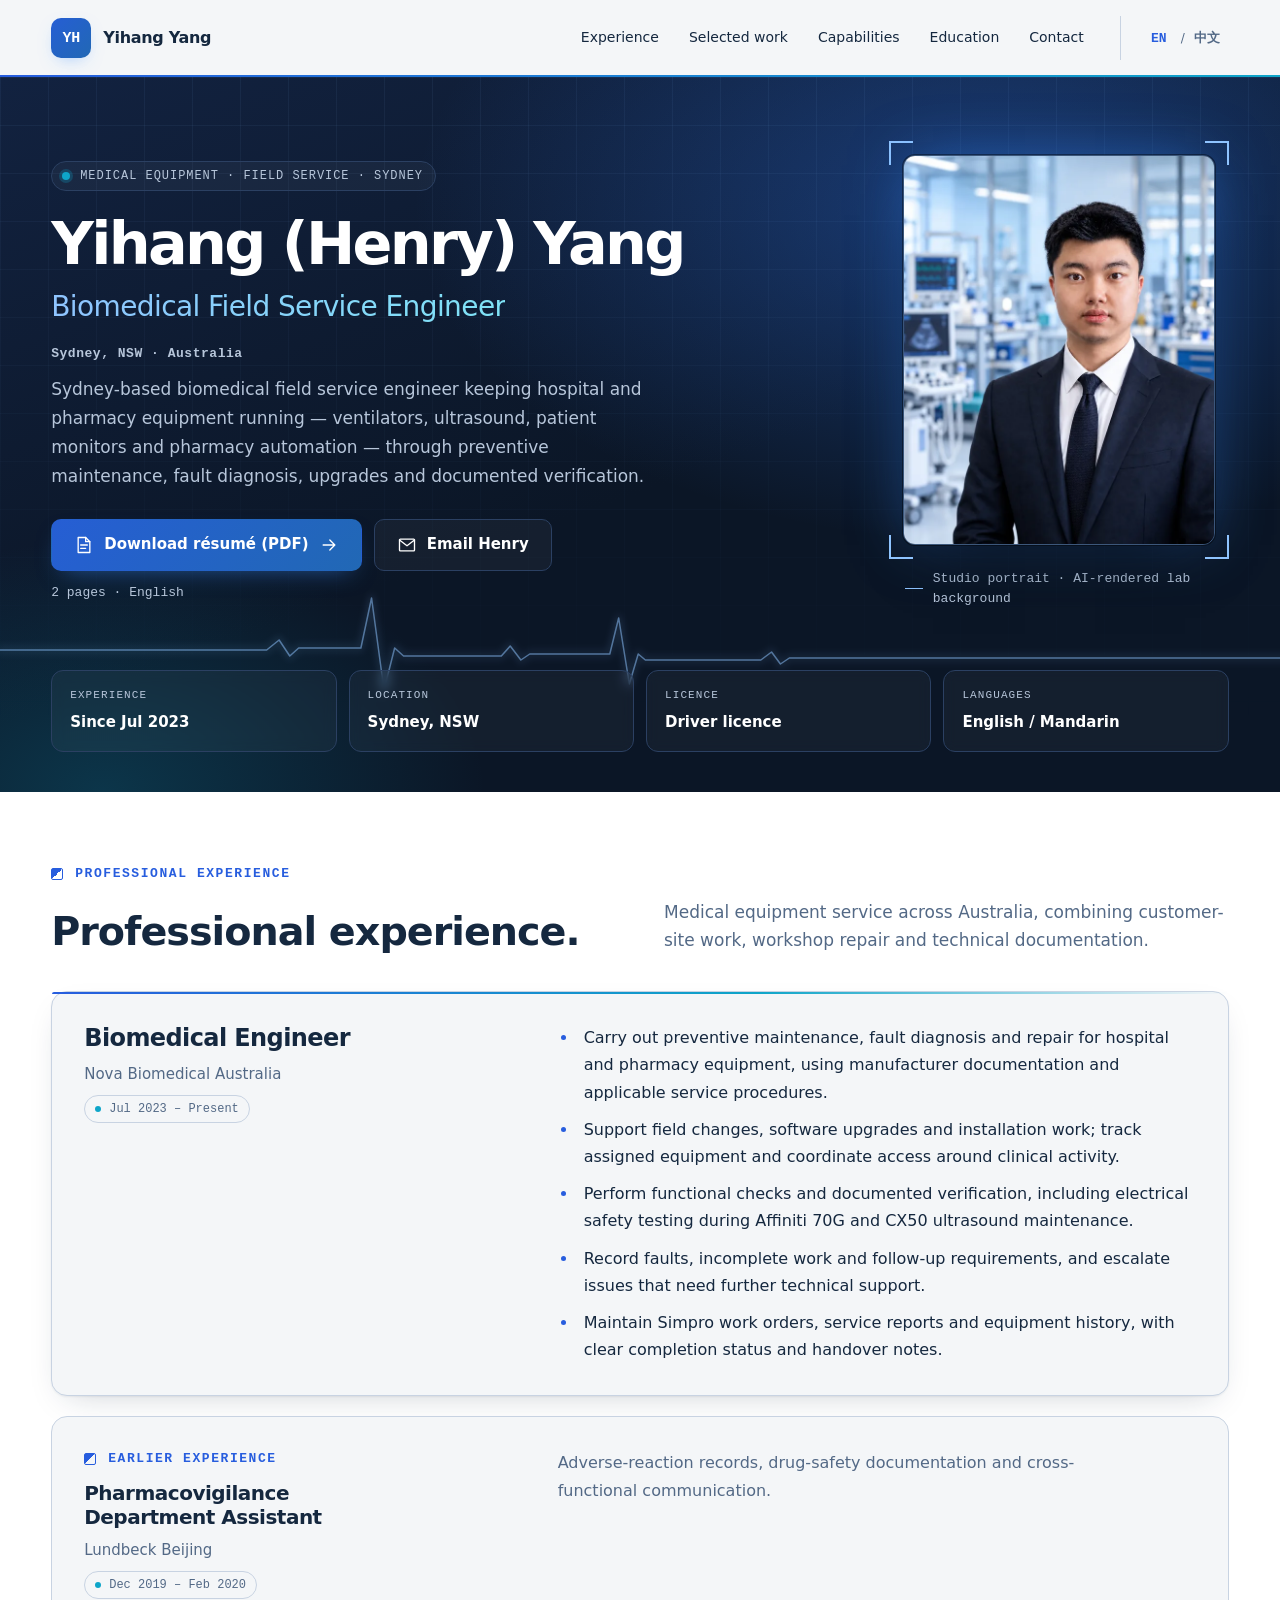
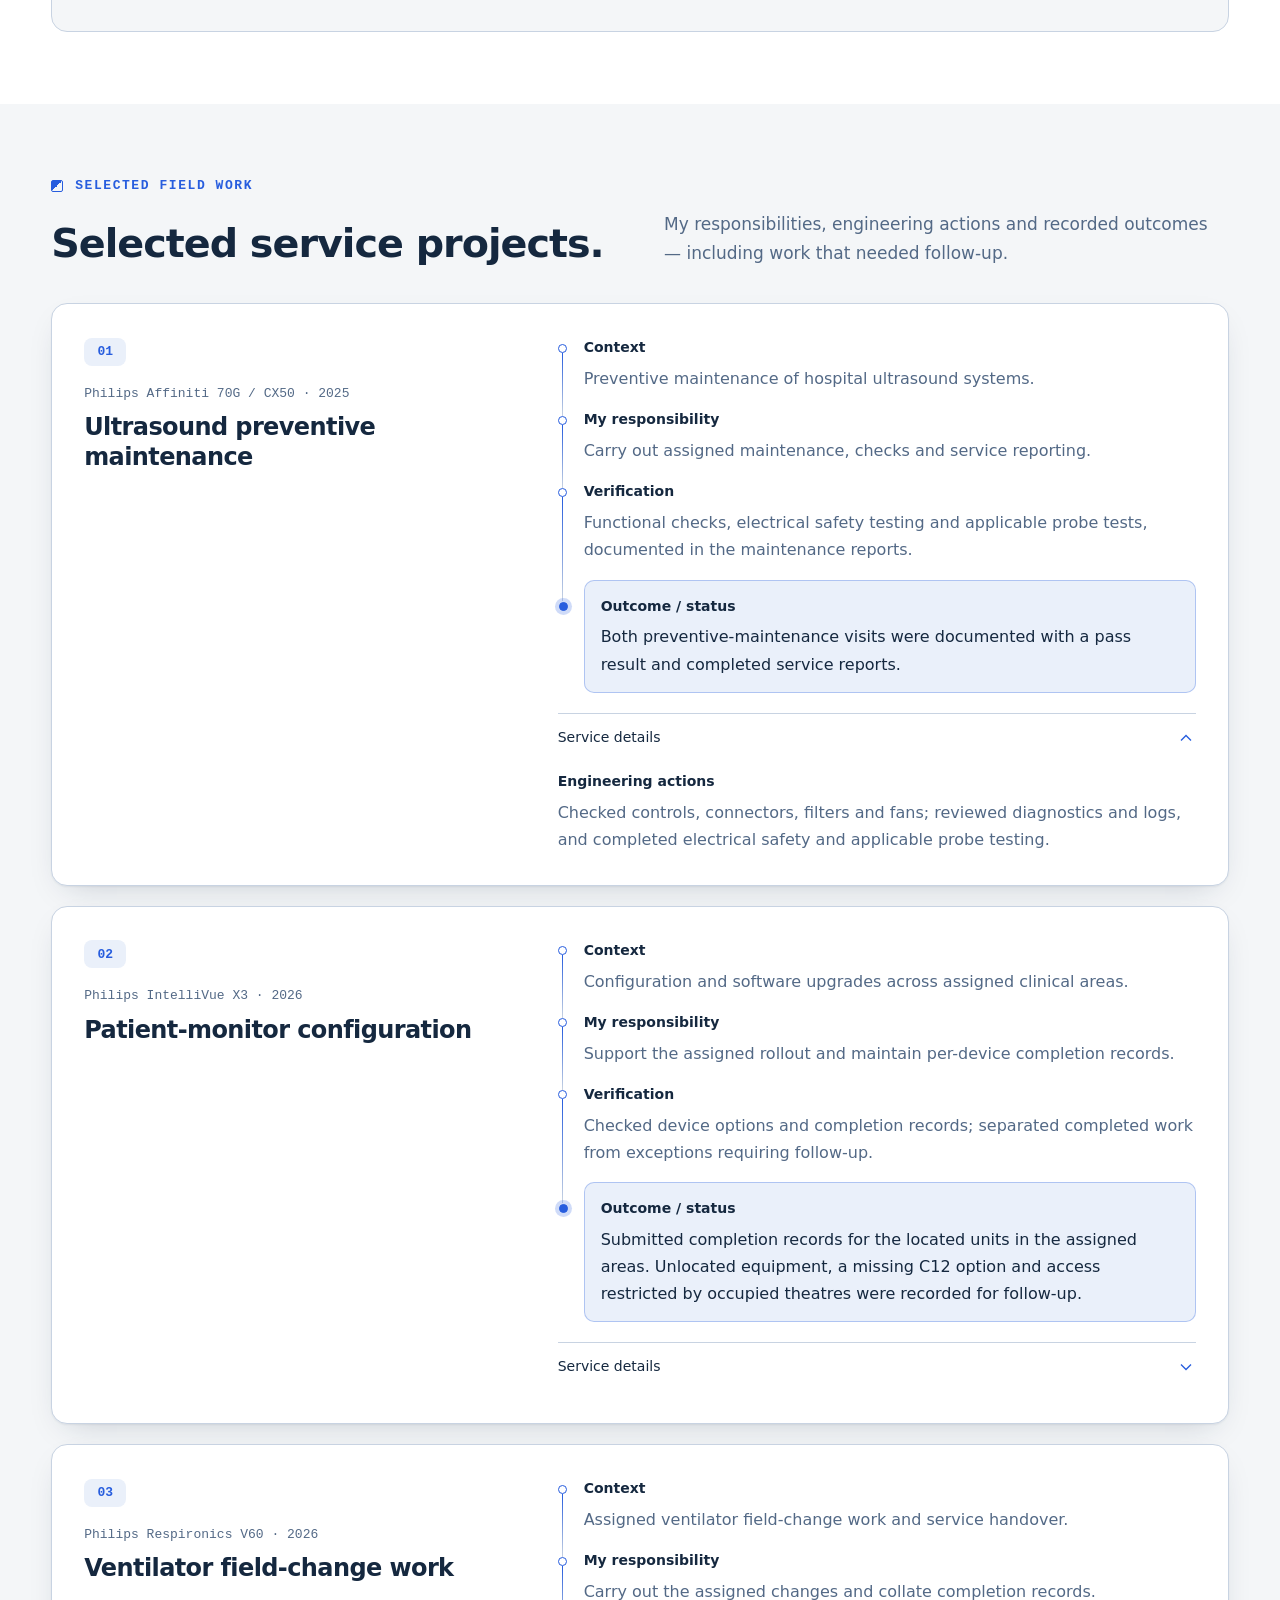
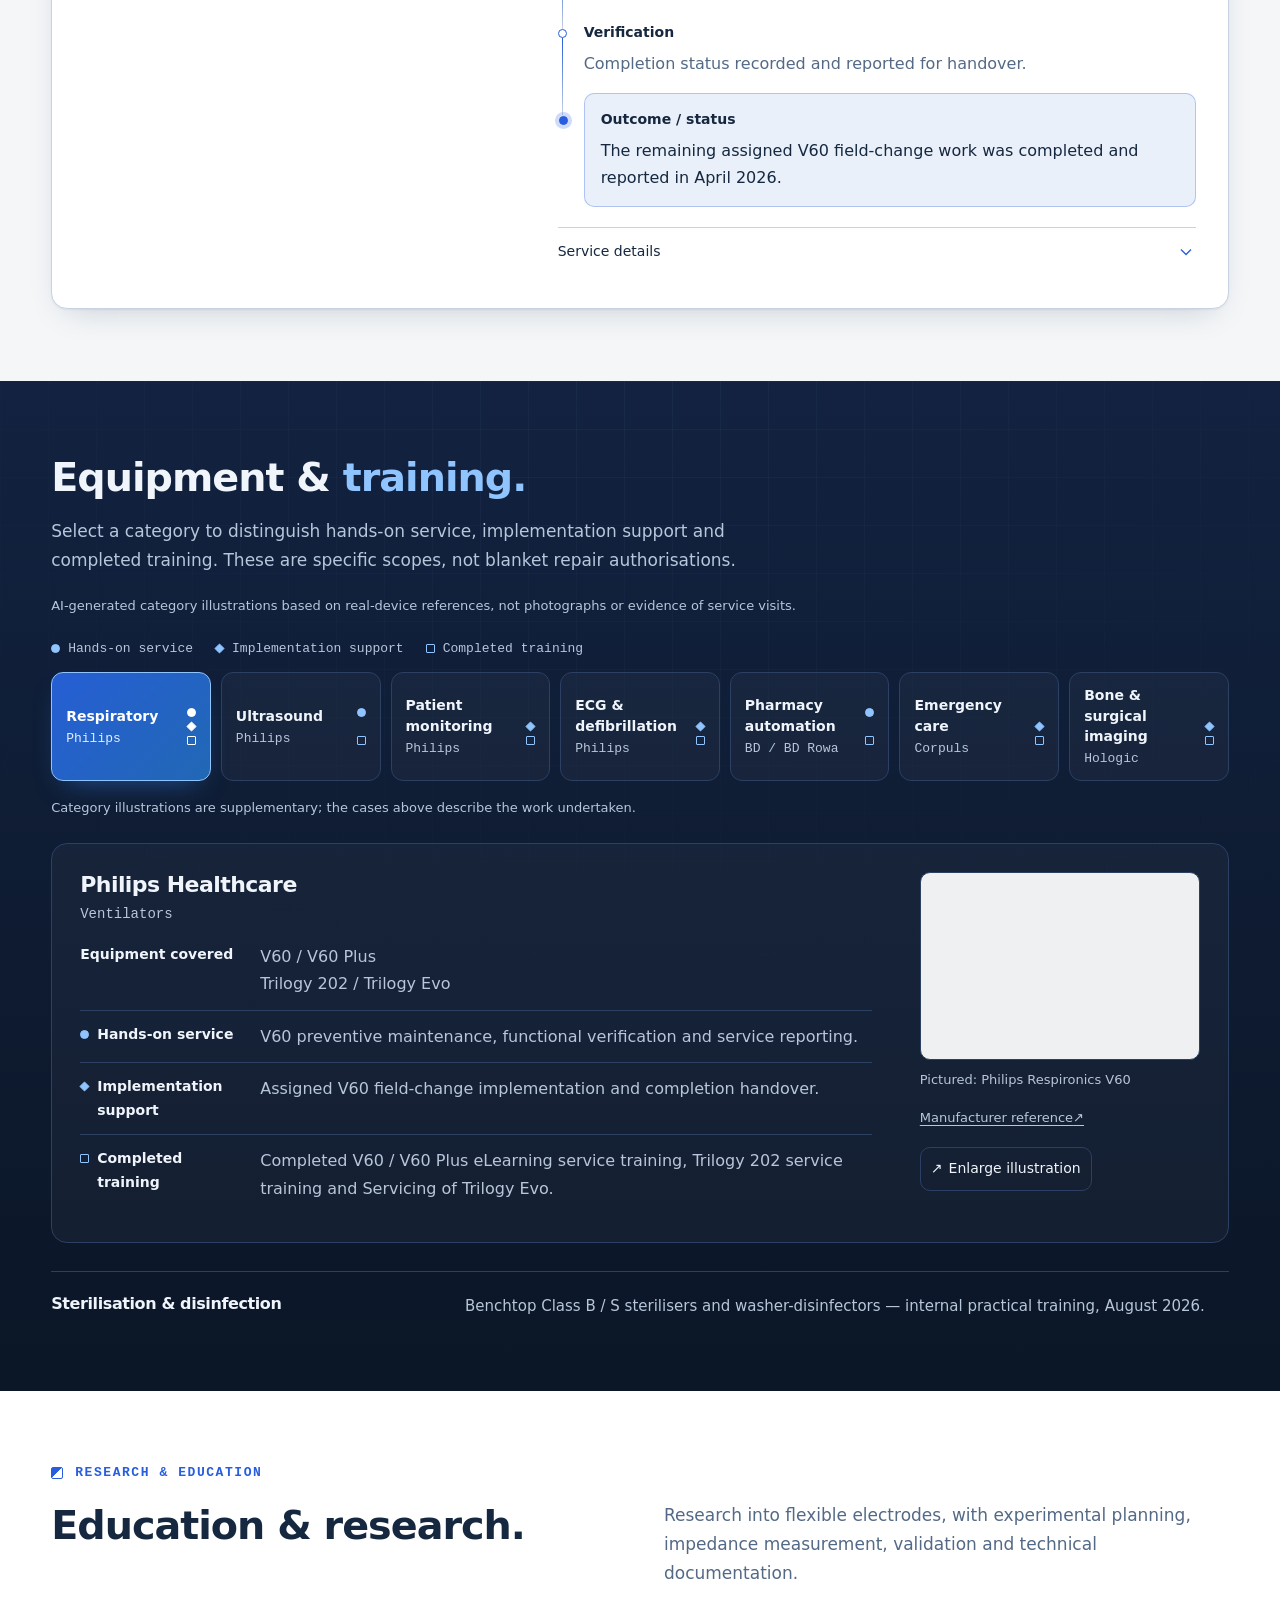
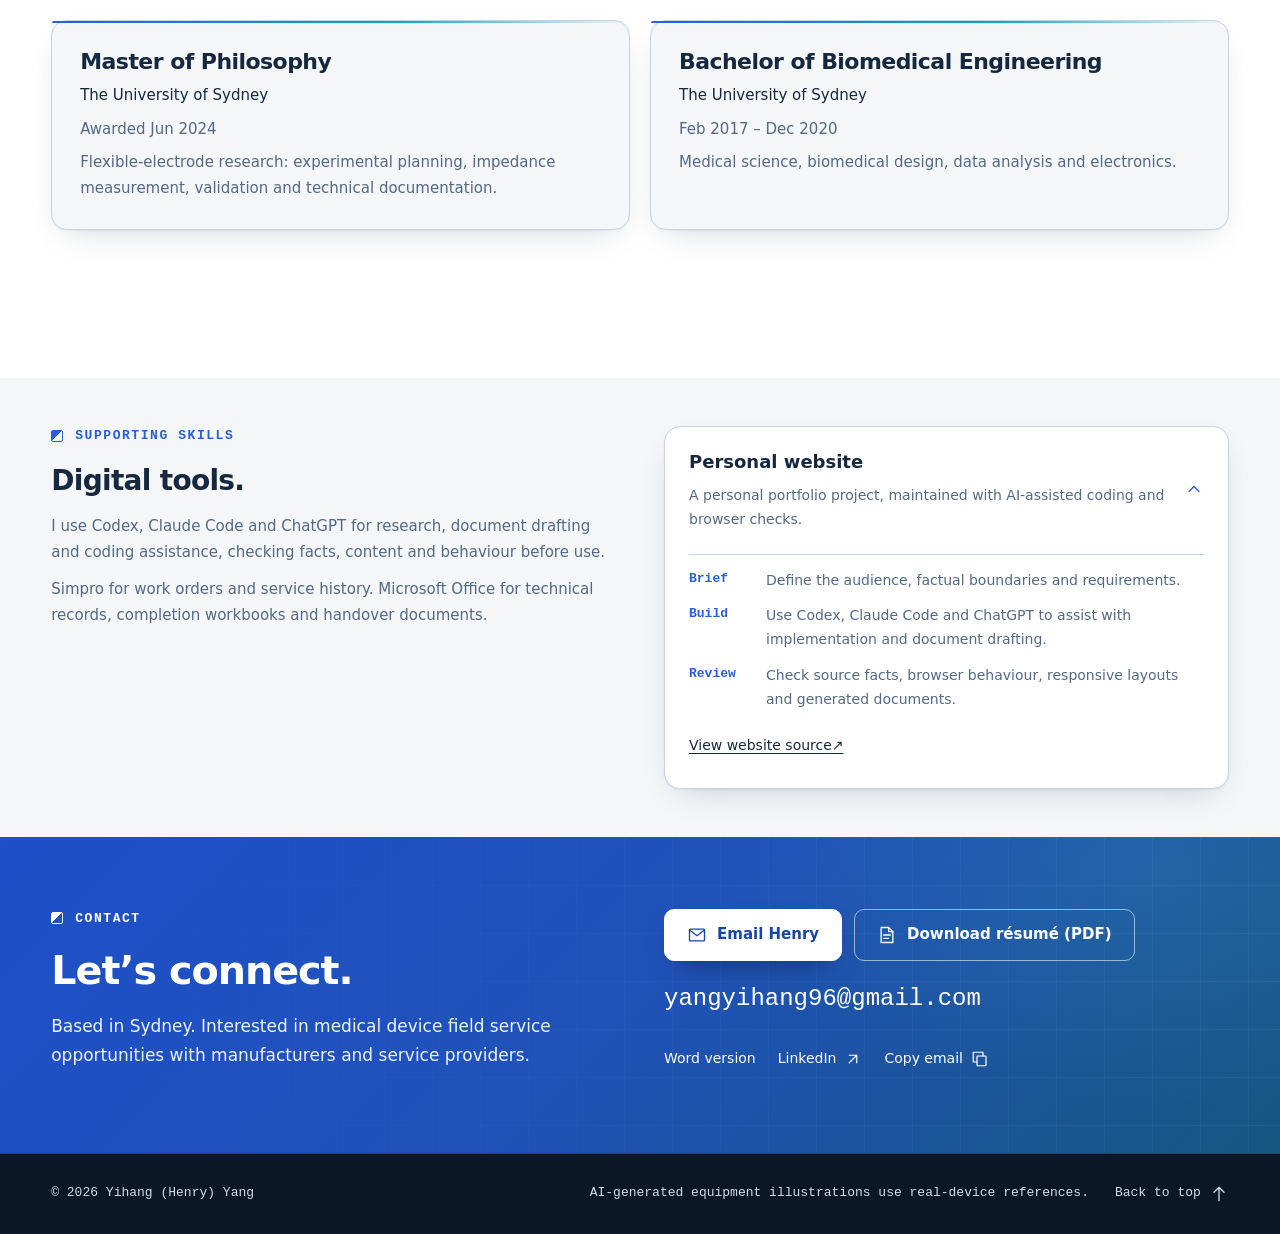
<file: index.html>
<!DOCTYPE html>
<html lang="en">
  <head>
    <meta charset="utf-8">
    <meta name="viewport" content="width=device-width, initial-scale=1">
    <title>Yihang (Henry) Yang | Biomedical Field Service Engineer in Sydney</title>
    <meta name="description" content="Sydney-based Biomedical Field Service Engineer at Nova Biomedical Australia since July 2023. Ultrasound maintenance, patient-monitor upgrades and documented verification.">
    <meta name="robots" content="index, follow">
    <meta http-equiv="Content-Security-Policy" content="default-src 'self'; base-uri 'self'; object-src 'none'; script-src 'self' 'sha256-haAZ1LJsv9OkPi4GD8mLg6YQZU7CZ+dXWNlzbyxSZiw='; script-src-elem 'self' 'sha256-haAZ1LJsv9OkPi4GD8mLg6YQZU7CZ+dXWNlzbyxSZiw='; script-src-attr 'none'; style-src 'self'; style-src-elem 'self'; style-src-attr 'none'; img-src 'self'; font-src 'none'; connect-src 'none'; form-action 'none'; frame-src 'none'; child-src 'none'; worker-src 'none'; media-src 'none'; manifest-src 'none'; require-trusted-types-for 'script'; trusted-types default; upgrade-insecure-requests">
    <meta name="referrer" content="strict-origin-when-cross-origin">
    <meta name="theme-color" content="#f4f6f8">
    <link rel="canonical" href="https://yangyihang96.com/">
    <meta property="og:type" content="website">
    <meta property="og:locale" content="en_AU">
    <meta property="og:site_name" content="Yihang Yang">
    <meta property="og:title" content="Yihang (Henry) Yang | Biomedical Field Service Engineer in Sydney">
    <meta property="og:description" content="Sydney-based Biomedical Field Service Engineer at Nova Biomedical Australia since July 2023. Ultrasound maintenance, patient-monitor upgrades and documented verification.">
    <meta property="og:url" content="https://yangyihang96.com/">
    <meta property="og:image" content="https://yangyihang96.com/assets/studio-v20/social-card.jpg">
    <meta property="og:image:secure_url" content="https://yangyihang96.com/assets/studio-v20/social-card.jpg">
    <meta property="og:image:type" content="image/jpeg">
    <meta property="og:image:width" content="1200">
    <meta property="og:image:height" content="630">
    <meta property="og:image:alt" content="Portrait of Yihang (Henry) Yang, Biomedical Field Service Engineer in Sydney">
    <meta name="twitter:card" content="summary_large_image">
    <meta name="twitter:title" content="Yihang (Henry) Yang | Biomedical Field Service Engineer in Sydney">
    <meta name="twitter:description" content="Sydney-based Biomedical Field Service Engineer at Nova Biomedical Australia since July 2023. Ultrasound maintenance, patient-monitor upgrades and documented verification.">
    <meta name="twitter:image" content="https://yangyihang96.com/assets/studio-v20/social-card.jpg">
    <meta name="twitter:image:alt" content="Portrait of Yihang (Henry) Yang, Biomedical Field Service Engineer in Sydney">
    <link rel="icon" type="image/svg+xml" href="favicon.svg">
    <link rel="alternate icon" href="favicon.ico">
    <link rel="apple-touch-icon" href="apple-touch-icon.png">
    <script type="application/ld+json">
{
  "@context": "https://schema.org",
  "@type": "Person",
  "name": "Yihang (Henry) Yang",
  "alternateName": "Henry Yang",
  "jobTitle": "Biomedical Field Service Engineer",
  "description": "Sydney-based Biomedical Field Service Engineer at Nova Biomedical Australia since July 2023. Ultrasound maintenance, patient-monitor upgrades and documented verification.",
  "url": "https://yangyihang96.com/",
  "image": "https://yangyihang96.com/assets/yihang-professional-headshot-formal-4k.jpg",
  "mainEntityOfPage": "https://yangyihang96.com/",
  "email": "mailto:yangyihang96@gmail.com",
  "address": {
    "@type": "PostalAddress",
    "addressLocality": "Sydney",
    "addressRegion": "NSW",
    "addressCountry": "AU"
  },
  "alumniOf": {
    "@type": "CollegeOrUniversity",
    "name": "The University of Sydney"
  },
  "worksFor": {
    "@type": "Organization",
    "name": "Nova Biomedical Australia",
    "url": "https://www.novabiomedical.com.au/"
  },
  "knowsLanguage": [
    "English",
    "Mandarin Chinese"
  ],
  "knowsAbout": [
    "Biomedical field service",
    "Medical device maintenance",
    "Preventive maintenance",
    "Fault diagnosis",
    "Medical device repair",
    "Installation support",
    "Functional testing",
    "Performance verification",
    "Service documentation",
    "Simpro work orders"
  ],
  "sameAs": [
    "https://au.linkedin.com/in/henry-yang-9644382bb",
    "https://github.com/yangyihang96"
  ]
}
    </script>
    <script src="theme-init.js?v=portfolio-v24-20261023" integrity="sha384-1i3jTErOg4QQuD1xxvN5LwqWaoPwLPPMC9786uUVnEp7qYMAghSA/XSO4y+CdjpR" crossorigin="anonymous"></script>
    <link rel="stylesheet" href="styles.css?v=portfolio-v24-20261023" integrity="sha384-SYAyBB3yQAA1AAxL0Phy0e2Xoq7u1J3LG9zhUIke0zWEUXPA9boqSXy2Aa5z0kgy" crossorigin="anonymous">
    <script defer src="script.js?v=portfolio-v24-20261023" integrity="sha384-AAFWxFdYR8+NTQEFtOIHEW16/KvxBOdWwmZhFviRPNk/8lWAURxjkeLzws9uZnsK" crossorigin="anonymous"></script>
  </head>
  <body id="top" class="studio-site">
    <a class="skip-link" href="#main-content"><span data-i18n="skip">Skip to content</span></a>
    <header class="site-header" data-site-header><div class="header-inner">
      <a class="brand" href="#top"><span class="brand-mark">YH</span><span>Yihang Yang</span></a>
      <div class="header-actions" id="site-menu"><nav class="site-nav" aria-label="Primary navigation" data-i18n-aria="navigationLabel"><a href="#experience"><span data-i18n="navExperience">Experience</span></a><a href="#case-notes"><span data-i18n="navService">Selected work</span></a><a href="#capabilities"><span data-i18n="navEquipment">Capabilities</span></a><a href="#study"><span data-i18n="navEducation">Education</span></a><a href="#contact"><span data-i18n="navContact">Contact</span></a></nav></div>
      <div class="language-switch" role="group" aria-label="Language selection" data-i18n-aria="languageLabel"><button type="button" lang="en" data-language-option="en" aria-pressed="true">EN</button><span aria-hidden="true">/</span><button type="button" lang="zh-CN" data-language-option="zh" aria-pressed="false">中文</button></div>
      <button class="menu-toggle" type="button" data-menu-toggle aria-expanded="false" aria-controls="site-menu" aria-label="Open navigation"><span></span><span></span><span></span></button>
    </div></header>

    <main id="main-content" tabindex="-1">
      <section class="hero" aria-labelledby="hero-title">
        <svg class="hero-trace" viewBox="0 0 1440 120" preserveAspectRatio="none" aria-hidden="true" focusable="false"><path class="trace-glow" d="M0 70H300l14-10 12 16 10-8h70l12-50 14 92 12-42 10 8h110l10-10 12 14 10-6h90l10-36 12 66 10-30 8 6h130l12-8 10 12 10-6h600"/><path d="M0 70H300l14-10 12 16 10-8h70l12-50 14 92 12-42 10 8h110l10-10 12 14 10-6h90l10-36 12 66 10-30 8 6h130l12-8 10 12 10-6h600"/></svg>
        <div class="hero-stage">

          <div class="content hero-content"><div class="hero-main">
            <p class="hero-eyebrow" data-i18n="heroEyebrow">Medical equipment · Field service · Sydney</p>
            <h1 id="hero-title"><span class="hero-name">Yihang (Henry) Yang</span><span class="hero-role" data-i18n="heroRole">Biomedical Field Service Engineer</span></h1>
            <p class="hero-location" data-i18n="heroLocation">Sydney, NSW · Australia</p>
            <p class="hero-subtitle" data-i18n="heroIntro">Sydney-based biomedical field service engineer keeping hospital and pharmacy equipment running — ventilators, ultrasound, patient monitors and pharmacy automation — through preventive maintenance, fault diagnosis, upgrades and documented verification.</p>
            <div class="hero-actions"><a class="button primary resume-link" href="assets/Henry_Yang_Biomedical_Engineer_Resume.pdf?v=portfolio-v24-20261023" type="application/pdf" download><svg class="icon" viewBox="0 0 24 24" fill="none" stroke="currentColor" stroke-width="1.6" stroke-linecap="round" stroke-linejoin="round" aria-hidden="true"><path d="M14 3H5v18h14V8l-5-5Z"/><path d="M14 3v5h5M8 12h8m-8 4h6"/></svg><span data-i18n="download">Download résumé (PDF)</span><svg class="icon" viewBox="0 0 24 24" fill="none" stroke="currentColor" stroke-width="1.6" stroke-linecap="round" stroke-linejoin="round" aria-hidden="true"><path d="M5 12h14m-6-6 6 6-6 6"/></svg></a><a class="button secondary email-action" href="mailto:yangyihang96@gmail.com?subject=Biomedical%20field%20service%20opportunity"><svg class="icon" viewBox="0 0 24 24" fill="none" stroke="currentColor" stroke-width="1.6" stroke-linecap="round" stroke-linejoin="round" aria-hidden="true"><rect x="3" y="5" width="18" height="14" rx="1"/><path d="m3 6 9 7 9-7"/></svg><span data-i18n="email">Email Henry</span></a></div>
            <p class="resume-format"><span data-i18n="resumeFormat">2 pages · English</span></p>
          </div></div>
          <figure class="hero-art">
            <picture class="hero-visual"><img src="assets/studio-v23/portrait-960.webp" srcset="assets/studio-v23/portrait-320.webp 320w, assets/studio-v23/portrait-640.webp 640w, assets/studio-v23/portrait-960.webp 960w" sizes="(max-width: 700px) 176px, 340px" width="960" height="1199" alt="Yihang (Henry) Yang" fetchpriority="high" loading="eager" decoding="async"></picture>
            <figcaption><span data-i18n="heroArtCaption">Studio portrait · AI-rendered lab background</span></figcaption>
          </figure>
        </div>
        <dl class="content hero-meta">
          <div><dt data-i18n="experienceLabel">Experience</dt><dd data-i18n="since">Since Jul 2023</dd></div>
          <div><dt data-i18n="locationLabel">Location</dt><dd>Sydney, NSW</dd></div>
          <div><dt data-i18n="travelLabel">Licence</dt><dd data-i18n="licence">Driver licence</dd></div>
          <div><dt data-i18n="languagesLabel">Languages</dt><dd data-i18n="languages">English / Mandarin</dd></div>
        </dl>
      </section>

      <section id="experience" class="experience-section section-pad" aria-labelledby="experience-title">
<div class="content">
<div class="chapter-heading"><p class="section-label" data-i18n="aboutLabel">Professional experience</p><h2 id="experience-title" data-i18n="experienceTitle">Professional experience.</h2><p class="section-intro" data-i18n="experienceIntro">Medical equipment service across Australia, combining customer-site work, workshop repair and technical documentation.</p></div>
<div class="career-layout" id="fit-title">
<article class="current-role" aria-labelledby="nova-role-title">
  <div class="role-heading"><h3 id="nova-role-title" data-i18n="novaRole">Biomedical Engineer</h3><p class="company-name">Nova Biomedical Australia</p><p class="experience-date" data-i18n="novaDate">Jul 2023 – Present</p></div>
  <ul class="career-bullets"><li data-i18n="novaBullet1">Carry out preventive maintenance, fault diagnosis and repair for hospital and pharmacy equipment, using manufacturer documentation and applicable service procedures.</li><li data-i18n="novaBullet2">Support field changes, software upgrades and installation work; track assigned equipment and coordinate access around clinical activity.</li><li data-i18n="novaBullet3">Perform functional checks and documented verification, including electrical safety testing during Affiniti 70G and CX50 ultrasound maintenance.</li><li data-i18n="novaBullet4">Record faults, incomplete work and follow-up requirements, and escalate issues that need further technical support.</li><li data-i18n="novaBullet5">Maintain Simpro work orders, service reports and equipment history, with clear completion status and handover notes.</li></ul>
</article>
<article class="earlier-role" aria-labelledby="lundbeck-role-title">
  <div class="role-heading"><p class="section-label" data-i18n="earlierLabel">Earlier experience</p><h3 id="lundbeck-role-title" data-i18n="lundbeckRole">Pharmacovigilance Department Assistant</h3><p class="company-name">Lundbeck Beijing</p><p class="experience-date" data-i18n="lundbeckDate">Dec 2019 – Feb 2020</p></div>
  <p class="earlier-summary" data-i18n="lundbeckIntro">Adverse-reaction records, drug-safety documentation and cross-functional communication.</p>
</article>
</div></div></section>

      <section id="case-notes" class="service-section section-pad" aria-labelledby="service-title"><div class="content"><div class="chapter-heading"><p class="section-label" data-i18n="serviceLabel">Selected field work</p><h2 id="service-title" data-i18n="serviceTitle">Selected service projects.</h2><p class="section-intro" data-i18n="serviceIntro">My responsibilities, engineering actions and recorded outcomes — including work that needed follow-up.</p></div><div class="field-projects">
<article class="field-project"><div class="project-heading"><p class="project-index">01</p><p class="project-context" data-i18n="caseUltrasoundContext">Philips Affiniti 70G / CX50 · 2025</p><h3 data-i18n="caseUltrasoundTitle">Ultrasound preventive maintenance</h3></div><div class="project-evidence"><dl class="case-facts"><div><dt data-i18n="caseContextLabel">Context</dt><dd class="project-summary" data-i18n="caseUltrasoundSummary">Preventive maintenance of hospital ultrasound systems.</dd></div><div><dt data-i18n="caseResponsibilityLabel">My responsibility</dt><dd data-i18n="caseUltrasoundResponsibility">Carry out assigned maintenance, checks and service reporting.</dd></div><div><dt data-i18n="caseVerificationLabel">Verification</dt><dd data-i18n="caseUltrasoundVerification">Functional checks, electrical safety testing and applicable probe tests, documented in the maintenance reports.</dd></div><div><dt data-i18n="caseResultLabel">Outcome / status</dt><dd data-i18n="caseUltrasoundResult">Both preventive-maintenance visits were documented with a pass result and completed service reports.</dd></div></dl><details open><summary><span data-i18n="caseDetails">Service details</span><svg class="icon" viewBox="0 0 24 24" fill="none" stroke="currentColor" stroke-width="1.6" aria-hidden="true"><path d="m6 9 6 6 6-6"/></svg></summary><dl class="case-body"><div><dt data-i18n="caseActionLabel">Engineering actions</dt><dd data-i18n="caseUltrasoundAction">Checked controls, connectors, filters and fans; reviewed diagnostics and logs, and completed electrical safety and applicable probe testing.</dd></div></dl></details></div></article>
<article class="field-project"><div class="project-heading"><p class="project-index">02</p><p class="project-context" data-i18n="caseMonitorContext">Philips IntelliVue X3 · 2026</p><h3 data-i18n="caseMonitorTitle">Patient-monitor configuration</h3></div><div class="project-evidence"><dl class="case-facts"><div><dt data-i18n="caseContextLabel">Context</dt><dd class="project-summary" data-i18n="caseMonitorSummary">Configuration and software upgrades across assigned clinical areas.</dd></div><div><dt data-i18n="caseResponsibilityLabel">My responsibility</dt><dd data-i18n="caseMonitorResponsibility">Support the assigned rollout and maintain per-device completion records.</dd></div><div><dt data-i18n="caseVerificationLabel">Verification</dt><dd data-i18n="caseMonitorVerification">Checked device options and completion records; separated completed work from exceptions requiring follow-up.</dd></div><div><dt data-i18n="caseResultLabel">Outcome / status</dt><dd data-i18n="caseMonitorResult">Submitted completion records for the located units in the assigned areas. Unlocated equipment, a missing C12 option and access restricted by occupied theatres were recorded for follow-up.</dd></div></dl><details><summary><span data-i18n="caseDetails">Service details</span><svg class="icon" viewBox="0 0 24 24" fill="none" stroke="currentColor" stroke-width="1.6" aria-hidden="true"><path d="m6 9 6 6 6-6"/></svg></summary><dl class="case-body"><div><dt data-i18n="caseActionLabel">Engineering actions</dt><dd data-i18n="caseMonitorAction">Worked through assigned X3 configuration and upgrade lists, checked device options and maintained completion workbooks for the clinical areas.</dd></div></dl></details></div></article>
<article class="field-project"><div class="project-heading"><p class="project-index">03</p><p class="project-context" data-i18n="caseV60Context">Philips Respironics V60 · 2026</p><h3 data-i18n="caseV60Title">Ventilator field-change work</h3></div><div class="project-evidence"><dl class="case-facts"><div><dt data-i18n="caseContextLabel">Context</dt><dd class="project-summary" data-i18n="caseV60Summary">Assigned ventilator field-change work and service handover.</dd></div><div><dt data-i18n="caseResponsibilityLabel">My responsibility</dt><dd data-i18n="caseV60Responsibility">Carry out the assigned changes and collate completion records.</dd></div><div><dt data-i18n="caseVerificationLabel">Verification</dt><dd data-i18n="caseV60Verification">Completion status recorded and reported for handover.</dd></div><div><dt data-i18n="caseResultLabel">Outcome / status</dt><dd data-i18n="caseV60Result">The remaining assigned V60 field-change work was completed and reported in April 2026.</dd></div></dl><details><summary><span data-i18n="caseDetails">Service details</span><svg class="icon" viewBox="0 0 24 24" fill="none" stroke="currentColor" stroke-width="1.6" aria-hidden="true"><path d="m6 9 6 6 6-6"/></svg></summary><dl class="case-body"><div><dt data-i18n="caseActionLabel">Engineering actions</dt><dd data-i18n="caseV60Action">Carried out assigned V60 field-change work and collated the remaining completion records for handover.</dd></div></dl></details></div></article>
</div></div></section>

      <section id="capabilities" class="equipment-section section-pad" aria-labelledby="equipment-title">
        <div class="content">
          <div class="equipment-heading" id="partners-title"><h2 id="equipment-title"><span data-i18n="equipmentTitle">Equipment &amp;</span> <span class="accent" data-i18n="equipmentTitleAccent">training.</span></h2><p id="scope-title" class="section-intro" data-i18n="equipmentIntro">Select a category to distinguish hands-on service, implementation support and completed training. These are specific scopes, not blanket repair authorisations.</p></div>
          <p class="illustration-note" data-i18n="illustrationNote">AI-generated category illustrations based on real-device references, not photographs or evidence of service visits.</p>
<div class="equipment-layout" data-equipment>
            <div class="platform-navigation" data-platform-navigation hidden><p class="scope-legend" aria-hidden="true"><span class="scope-key" data-scope="service"><span data-i18n="serviceContext">Hands-on service</span></span><span class="scope-key" data-scope="support"><span data-i18n="supportLabel">Implementation support</span></span><span class="scope-key" data-scope="training"><span data-i18n="trainingLabel">Completed training</span></span></p><div class="platform-tabs" data-platform-tabs role="tablist" aria-label="Equipment platforms">
<button type="button" id="tab-philips" role="tab" data-platform="philips" aria-controls="platform-philips" aria-selected="true" tabindex="0"><span><strong data-i18n="philipsTab">Respiratory</strong><small>Philips</small></span></button>
<button type="button" id="tab-philips-ultrasound" role="tab" data-platform="philips-ultrasound" aria-controls="platform-philips-ultrasound" aria-selected="false" tabindex="-1"><span><strong data-i18n="ultrasoundTab">Ultrasound</strong><small>Philips</small></span></button>
<button type="button" id="tab-philips-monitor" role="tab" data-platform="philips-monitor" aria-controls="platform-philips-monitor" aria-selected="false" tabindex="-1"><span><strong data-i18n="monitorTab">Patient monitoring</strong><small>Philips</small></span></button>
<button type="button" id="tab-philips-ecg" role="tab" data-platform="philips-ecg" aria-controls="platform-philips-ecg" aria-selected="false" tabindex="-1"><span><strong data-i18n="ecgTab">ECG &amp; defibrillation</strong><small>Philips</small></span></button>
<button type="button" id="tab-bd" role="tab" data-platform="bd" aria-controls="platform-bd" aria-selected="false" tabindex="-1"><span><strong data-i18n="bdTab">Pharmacy automation</strong><small>BD / BD Rowa</small></span></button>
<button type="button" id="tab-corpuls" role="tab" data-platform="corpuls" aria-controls="platform-corpuls" aria-selected="false" tabindex="-1"><span><strong data-i18n="corpulsTab">Emergency care</strong><small>Corpuls</small></span></button>
<button type="button" id="tab-hologic" role="tab" data-platform="hologic" aria-controls="platform-hologic" aria-selected="false" tabindex="-1"><span><strong data-i18n="hologicTab">Bone &amp; surgical imaging</strong><small>Hologic</small></span></button>
</div><p class="platform-hint" data-i18n="platformHint">Category illustrations are supplementary; the cases above describe the work undertaken.</p></div>
            <div class="platform-panels"><div class="platform-panel" id="platform-philips" data-platform-panel="philips" aria-labelledby="platform-title-philips"><div class="platform-copy"><h3 id="platform-title-philips">Philips Healthcare</h3><p class="platform-category" data-i18n="philipsCategory">Ventilators</p><dl class="platform-details"><div><dt data-i18n="equipmentModelsLabel">Equipment covered</dt><dd><span data-i18n="philipsEquipment0">V60 / V60 Plus</span><span data-i18n="philipsEquipment1">Trilogy 202 / Trilogy Evo</span></dd></div><div><dt data-i18n="serviceContext">Hands-on service</dt><dd><span data-i18n="philipsScope">V60 preventive maintenance, functional verification and service reporting.</span></dd></div><div><dt data-i18n="supportLabel">Implementation support</dt><dd><span data-i18n="philipsSupport">Assigned V60 field-change implementation and completion handover.</span></dd></div><div><dt data-i18n="trainingLabel">Completed training</dt><dd><span data-i18n="philipsTraining">Completed V60 / V60 Plus eLearning service training, Trilogy 202 service training and Servicing of Trilogy Evo.</span></dd></div></dl></div><figure class="platform-art"><picture><img src="assets/studio-v18/v60-1280.webp" srcset="assets/studio-v18/v60-640.webp 640w, assets/studio-v18/v60-1280.webp 1280w" sizes="(max-width: 700px) 200px, 280px" width="1280" height="853" alt="Pictured: Philips Respironics V60" data-i18n-alt="philipsArtCaption" data-full-src="assets/studio-v20/v60-1536.webp" loading="lazy" decoding="async"></picture><p class="image-error" data-image-error hidden role="status" data-i18n="imageUnavailable">Image unavailable. The equipment scope remains available in the text.</p><figcaption><span data-i18n="philipsArtCaption">Pictured: Philips Respironics V60</span><a class="reference-link" href="https://images.philips.com/is/content/PhilipsConsumer/Campaigns/HC20140401_DG/Documents/V60-quick-reference-guide.pdf" target="_blank" rel="noopener noreferrer"><span data-i18n="officialReference">Manufacturer reference</span><span aria-hidden="true"> ↗</span></a><button class="art-zoom" type="button" data-art-zoom hidden><span aria-hidden="true">↗</span> <span data-i18n="viewImage">Enlarge illustration</span></button></figcaption></figure></div>
<div class="platform-panel" id="platform-philips-ultrasound" data-platform-panel="philips-ultrasound" aria-labelledby="platform-title-philips-ultrasound"><div class="platform-copy"><h3 id="platform-title-philips-ultrasound">Philips Healthcare</h3><p class="platform-category" data-i18n="ultrasoundCategory">Cart-based &amp; compact ultrasound</p><dl class="platform-details"><div><dt data-i18n="equipmentModelsLabel">Equipment covered</dt><dd><span data-i18n="ultrasoundEquipment0">EPIQ / Affiniti</span><span data-i18n="ultrasoundEquipment1">CX30 / CX50 / SPARQ</span></dd></div><div><dt data-i18n="serviceContext">Hands-on service</dt><dd><span data-i18n="ultrasoundScope">Affiniti 70G / CX50 preventive maintenance, functional checks, electrical safety testing and documented verification.</span></dd></div><div><dt data-i18n="trainingLabel">Completed training</dt><dd><span data-i18n="ultrasoundTraining">Ultrasound Essentials, EPIQ / Affiniti local training and CX30 / CX50 / SPARQ FSE training, Sydney (March 2023); related eLearning.</span></dd></div></dl></div><figure class="platform-art"><picture data-deferred-art hidden><img data-src="assets/studio-v18/ultrasound-1280.webp" data-srcset="assets/studio-v18/ultrasound-640.webp 640w, assets/studio-v18/ultrasound-1280.webp 1280w" sizes="(max-width: 700px) 200px, 280px" width="1280" height="853" alt="Category illustration: Affiniti 70. Service case: Affiniti 70G / CX50." data-i18n-alt="ultrasoundArtCaption" data-full-src="assets/studio-v20/ultrasound-1536.webp" loading="lazy" decoding="async"></picture><noscript><img src="assets/studio-v18/ultrasound-1280.webp" srcset="assets/studio-v18/ultrasound-640.webp 640w, assets/studio-v18/ultrasound-1280.webp 1280w" sizes="(max-width: 700px) 200px, 280px" width="1280" height="853" alt="Category illustration: Affiniti 70. Service case: Affiniti 70G / CX50." data-i18n-alt="ultrasoundArtCaption" data-full-src="assets/studio-v20/ultrasound-1536.webp" loading="lazy" decoding="async"></noscript><p class="image-error" data-image-error hidden role="status" data-i18n="imageUnavailable">Image unavailable. The equipment scope remains available in the text.</p><figcaption><span data-i18n="ultrasoundArtCaption">Category illustration: Affiniti 70. Service case: Affiniti 70G / CX50.</span><a class="reference-link" href="https://www.usa.philips.com/c-dam/b2bhc/us/Products/Ultrasound/Affiniti70/Affiniti_A_smart%20investment_TCO_DS_FNL.PDF" target="_blank" rel="noopener noreferrer"><span data-i18n="officialReference">Manufacturer reference</span><span aria-hidden="true"> ↗</span></a><button class="art-zoom" type="button" data-art-zoom hidden><span aria-hidden="true">↗</span> <span data-i18n="viewImage">Enlarge illustration</span></button></figcaption></figure></div>
<div class="platform-panel" id="platform-philips-monitor" data-platform-panel="philips-monitor" aria-labelledby="platform-title-philips-monitor"><div class="platform-copy"><h3 id="platform-title-philips-monitor">Philips Healthcare</h3><p class="platform-category" data-i18n="monitorCategory">Bedside, telemetry &amp; fetal monitoring</p><dl class="platform-details"><div><dt data-i18n="equipmentModelsLabel">Equipment covered</dt><dd><span data-i18n="monitorEquipment0">Efficia CM10 / CM12 / CM100 / CM120 / CM150</span><span data-i18n="monitorEquipment1">IntelliVue MX40 / X3</span><span data-i18n="monitorEquipment2">Avalon FM20 / FM30</span></dd></div><div><dt data-i18n="supportLabel">Implementation support</dt><dd><span data-i18n="monitorSupport">IntelliVue X3 configuration and software rollout, equipment-option checks, completion records and clinical-area verification support.</span></dd></div><div><dt data-i18n="trainingLabel">Completed training</dt><dd><span data-i18n="monitorTraining">Efficia CM series service training; MX40 installation and service courses; Avalon FM20 / FM30 support training.</span></dd></div></dl></div><figure class="platform-art"><picture data-deferred-art hidden><img data-src="assets/studio-v18/monitor-1280.webp" data-srcset="assets/studio-v18/monitor-640.webp 640w, assets/studio-v18/monitor-1280.webp 1280w" sizes="(max-width: 700px) 200px, 280px" width="1280" height="853" alt="Category illustration: Efficia CM150. The X3 case concerns a different device." data-i18n-alt="monitorArtCaption" data-full-src="assets/studio-v20/monitor-1536.webp" loading="lazy" decoding="async"></picture><noscript><img src="assets/studio-v18/monitor-1280.webp" srcset="assets/studio-v18/monitor-640.webp 640w, assets/studio-v18/monitor-1280.webp 1280w" sizes="(max-width: 700px) 200px, 280px" width="1280" height="853" alt="Category illustration: Efficia CM150. The X3 case concerns a different device." data-i18n-alt="monitorArtCaption" data-full-src="assets/studio-v20/monitor-1536.webp" loading="lazy" decoding="async"></noscript><p class="image-error" data-image-error hidden role="status" data-i18n="imageUnavailable">Image unavailable. The equipment scope remains available in the text.</p><figcaption><span data-i18n="monitorArtCaption">Category illustration: Efficia CM150. The X3 case concerns a different device.</span><a class="reference-link" href="https://images.philips.com/is/image/philipsconsumer/4ebad747f8174ae79485a48e011fb9ba?wid=1400&amp;fmt=jpeg" target="_blank" rel="noopener noreferrer"><span data-i18n="officialReference">Manufacturer reference</span><span aria-hidden="true"> ↗</span></a><button class="art-zoom" type="button" data-art-zoom hidden><span aria-hidden="true">↗</span> <span data-i18n="viewImage">Enlarge illustration</span></button></figcaption></figure></div>
<div class="platform-panel" id="platform-philips-ecg" data-platform-panel="philips-ecg" aria-labelledby="platform-title-philips-ecg"><div class="platform-copy"><h3 id="platform-title-philips-ecg">Philips Healthcare</h3><p class="platform-category" data-i18n="ecgCategory">Diagnostic ECG / monitor-defibrillators</p><dl class="platform-details"><div><dt data-i18n="equipmentModelsLabel">Equipment covered</dt><dd><span data-i18n="ecgEquipment0">PageWriter TC20 / TC30 / TC50</span><span data-i18n="ecgEquipment1">HeartStart Intrepid</span></dd></div><div><dt data-i18n="supportLabel">Implementation support</dt><dd><span data-i18n="ecgSupport">PageWriter TC50 field-upgrade work and service reporting. HeartStart Intrepid is listed as training only.</span></dd></div><div><dt data-i18n="trainingLabel">Completed training</dt><dd><span data-i18n="ecgTraining">PageWriter TC20 / TC30 / TC50 course (November 2023); HeartStart Intrepid service training (March 2025).</span></dd></div></dl></div><figure class="platform-art"><picture data-deferred-art hidden><img data-src="assets/studio-v18/ecg-1280.webp" data-srcset="assets/studio-v18/ecg-640.webp 640w, assets/studio-v18/ecg-1280.webp 1280w" sizes="(max-width: 700px) 200px, 280px" width="1280" height="853" alt="Pictured: Philips PageWriter TC50" data-i18n-alt="ecgArtCaption" data-full-src="assets/studio-v20/ecg-1536.webp" loading="lazy" decoding="async"></picture><noscript><img src="assets/studio-v18/ecg-1280.webp" srcset="assets/studio-v18/ecg-640.webp 640w, assets/studio-v18/ecg-1280.webp 1280w" sizes="(max-width: 700px) 200px, 280px" width="1280" height="853" alt="Pictured: Philips PageWriter TC50" data-i18n-alt="ecgArtCaption" data-full-src="assets/studio-v20/ecg-1536.webp" loading="lazy" decoding="async"></noscript><p class="image-error" data-image-error hidden role="status" data-i18n="imageUnavailable">Image unavailable. The equipment scope remains available in the text.</p><figcaption><span data-i18n="ecgArtCaption">Pictured: Philips PageWriter TC50</span><a class="reference-link" href="https://www.documents.philips.com/doclib/enc/5950412/PageWriter_TC50_cardiograph_with_DXL_16_-_Always_in_Touch_%28ENG%29.pdf" target="_blank" rel="noopener noreferrer"><span data-i18n="officialReference">Manufacturer reference</span><span aria-hidden="true"> ↗</span></a><button class="art-zoom" type="button" data-art-zoom hidden><span aria-hidden="true">↗</span> <span data-i18n="viewImage">Enlarge illustration</span></button></figcaption></figure></div>
<div class="platform-panel" id="platform-bd" data-platform-panel="bd" aria-labelledby="platform-title-bd"><div class="platform-copy"><h3 id="platform-title-bd">BD / BD Rowa</h3><p class="platform-category" data-i18n="bdCategory">Medication management / pharmacy automation</p><dl class="platform-details"><div><dt data-i18n="equipmentModelsLabel">Equipment covered</dt><dd><span data-i18n="bdEquipment0">Pyxis MedStation / PAS ES</span><span data-i18n="bdEquipment1">Rowa Vmax / Rowa Smart / ProLog</span></dd></div><div><dt data-i18n="serviceContext">Hands-on service</dt><dd><span data-i18n="bdScope">Rowa Vmax and ProLog preventive maintenance, pharmacy field call-outs, fault findings and service handover.</span></dd></div><div><dt data-i18n="trainingLabel">Completed training</dt><dd><span data-i18n="bdTraining">FIX 100 Dispensing Service Basic Training and Pyxis MedStation / PAS ES Hardware FIX 100 (January 2024).</span></dd></div></dl></div><figure class="platform-art"><picture data-deferred-art hidden><img data-src="assets/studio-v18/bd-1280.webp" data-srcset="assets/studio-v18/bd-640.webp 640w, assets/studio-v18/bd-1280.webp 1280w" sizes="(max-width: 700px) 200px, 280px" width="1280" height="853" alt="Pictured: BD Rowa Vmax" data-i18n-alt="bdArtCaption" data-full-src="assets/studio-v20/bd-1536.webp" loading="lazy" decoding="async"></picture><noscript><img src="assets/studio-v18/bd-1280.webp" srcset="assets/studio-v18/bd-640.webp 640w, assets/studio-v18/bd-1280.webp 1280w" sizes="(max-width: 700px) 200px, 280px" width="1280" height="853" alt="Pictured: BD Rowa Vmax" data-i18n-alt="bdArtCaption" data-full-src="assets/studio-v20/bd-1536.webp" loading="lazy" decoding="async"></noscript><p class="image-error" data-image-error hidden role="status" data-i18n="imageUnavailable">Image unavailable. The equipment scope remains available in the text.</p><figcaption><span data-i18n="bdArtCaption">Pictured: BD Rowa Vmax</span><a class="reference-link" href="https://rowa.de/content/media/BD_Rowa_Vmax_EN.pdf" target="_blank" rel="noopener noreferrer"><span data-i18n="officialReference">Manufacturer reference</span><span aria-hidden="true"> ↗</span></a><button class="art-zoom" type="button" data-art-zoom hidden><span aria-hidden="true">↗</span> <span data-i18n="viewImage">Enlarge illustration</span></button></figcaption></figure></div>
<div class="platform-panel" id="platform-corpuls" data-platform-panel="corpuls" aria-labelledby="platform-title-corpuls"><div class="platform-copy"><h3 id="platform-title-corpuls">Device Technologies / Corpuls</h3><p class="platform-category" data-i18n="corpulsCategory">Monitoring / defibrillation</p><dl class="platform-details"><div><dt data-i18n="equipmentModelsLabel">Equipment covered</dt><dd><span data-i18n="corpulsEquipment0">corpuls3 modular monitor-defibrillator</span></dd></div><div><dt data-i18n="supportLabel">Implementation support</dt><dd><span data-i18n="corpulsSupport">Device exchange and software-upgrade rollout, workshop preparation, completion tracking and service handover.</span></dd></div><div><dt data-i18n="trainingLabel">Completed training</dt><dd><span data-i18n="corpulsTraining">Software-update project training followed by field rollout work in 2026.</span></dd></div></dl></div><figure class="platform-art"><picture data-deferred-art hidden><img data-src="assets/studio-v18/corpuls-1280.webp" data-srcset="assets/studio-v18/corpuls-640.webp 640w, assets/studio-v18/corpuls-1280.webp 1280w" sizes="(max-width: 700px) 200px, 280px" width="1280" height="853" alt="Pictured: corpuls3 modules" data-i18n-alt="corpulsArtCaption" data-full-src="assets/studio-v20/corpuls-1536.webp" loading="lazy" decoding="async"></picture><noscript><img src="assets/studio-v18/corpuls-1280.webp" srcset="assets/studio-v18/corpuls-640.webp 640w, assets/studio-v18/corpuls-1280.webp 1280w" sizes="(max-width: 700px) 200px, 280px" width="1280" height="853" alt="Pictured: corpuls3 modules" data-i18n-alt="corpulsArtCaption" data-full-src="assets/studio-v20/corpuls-1536.webp" loading="lazy" decoding="async"></noscript><p class="image-error" data-image-error hidden role="status" data-i18n="imageUnavailable">Image unavailable. The equipment scope remains available in the text.</p><figcaption><span data-i18n="corpulsArtCaption">Pictured: corpuls3 modules</span><a class="reference-link" href="https://corpuls.world/wAssets/img/produkte/corpuls3/weblication/wThumbnails/8e3a05a9-564810d5@ll.jpg?1712740670" target="_blank" rel="noopener noreferrer"><span data-i18n="officialReference">Manufacturer reference</span><span aria-hidden="true"> ↗</span></a><button class="art-zoom" type="button" data-art-zoom hidden><span aria-hidden="true">↗</span> <span data-i18n="viewImage">Enlarge illustration</span></button></figcaption></figure></div>
<div class="platform-panel" id="platform-hologic" data-platform-panel="hologic" aria-labelledby="platform-title-hologic"><div class="platform-copy"><h3 id="platform-title-hologic">Hologic</h3><p class="platform-category" data-i18n="hologicCategory">DXA / specimen radiography</p><dl class="platform-details"><div><dt data-i18n="equipmentModelsLabel">Equipment covered</dt><dd><span data-i18n="hologicEquipment0">Horizon DXA</span><span data-i18n="hologicEquipment1">Trident HD</span></dd></div><div><dt data-i18n="supportLabel">Implementation support</dt><dd><span data-i18n="hologicSupport">Horizon EMI remediation work; Trident HD power-on and equipment-information support.</span></dd></div><div><dt data-i18n="trainingLabel">Completed training</dt><dd><span data-i18n="hologicTraining">Horizon EMI remediation installation technical service training, Sydney (May 2025).</span></dd></div></dl></div><figure class="platform-art"><picture data-deferred-art hidden><img data-src="assets/studio-v18/horizon-1280.webp" data-srcset="assets/studio-v18/horizon-640.webp 640w, assets/studio-v18/horizon-1280.webp 1280w" sizes="(max-width: 700px) 200px, 280px" width="1280" height="853" alt="Pictured: Hologic Horizon DXA" data-i18n-alt="hologicArtCaption" data-full-src="assets/studio-v20/horizon-1536.webp" loading="lazy" decoding="async"></picture><noscript><img src="assets/studio-v18/horizon-1280.webp" srcset="assets/studio-v18/horizon-640.webp 640w, assets/studio-v18/horizon-1280.webp 1280w" sizes="(max-width: 700px) 200px, 280px" width="1280" height="853" alt="Pictured: Hologic Horizon DXA" data-i18n-alt="hologicArtCaption" data-full-src="assets/studio-v20/horizon-1536.webp" loading="lazy" decoding="async"></noscript><p class="image-error" data-image-error hidden role="status" data-i18n="imageUnavailable">Image unavailable. The equipment scope remains available in the text.</p><figcaption><span data-i18n="hologicArtCaption">Pictured: Hologic Horizon DXA</span><a class="reference-link" href="https://www.hologic.com/sites/default/files/styles/banner_product_page_1070_x_540_/public/2021/04/Hologic_Horizon%C2%AE%20DXA%20System.jpg" target="_blank" rel="noopener noreferrer"><span data-i18n="officialReference">Manufacturer reference</span><span aria-hidden="true"> ↗</span></a><button class="art-zoom" type="button" data-art-zoom hidden><span aria-hidden="true">↗</span> <span data-i18n="viewImage">Enlarge illustration</span></button></figcaption></figure></div>
</div>
          </div>
        </div>
      <div class="content internal-training"><h3 data-i18n="sterilizerTitle">Sterilisation &amp; disinfection</h3><p data-i18n="sterilizerScope">Benchtop Class B / S sterilisers and washer-disinfectors — internal practical training, August 2026.</p></div></section>



      <section id="study" class="study-section section-pad" aria-labelledby="study-title">
        <div class="content">
          <p class="section-label" data-i18n="studyLabel">Research &amp; education</p>
          <div class="study-heading"><h2 id="study-title" data-i18n="studyTitle">Education &amp; research.</h2><p class="section-intro" data-i18n="studyIntro">Research into flexible electrodes, with experimental planning, impedance measurement, validation and technical documentation.</p></div>

          <div class="study-list">
            <article><h3 data-i18n="mphil">Master of Philosophy</h3><p class="school-name">The University of Sydney</p><p data-i18n="mphilDate">Awarded Jun 2024</p><p data-i18n="mphilScope">Flexible-electrode research: experimental planning, impedance measurement, validation and technical documentation.</p></article>
            <article><h3 data-i18n="bachelor">Bachelor of Biomedical Engineering</h3><p class="school-name">The University of Sydney</p><p data-i18n="bachelorDate">Feb 2017 – Dec 2020</p><p data-i18n="bachelorScope">Medical science, biomedical design, data analysis and electronics.</p></article>
          </div>
          <picture class="study-logo"><source media="(prefers-color-scheme: dark)" srcset="assets/logo-university-of-sydney-white.svg"><img src="assets/logo-university-of-sydney.svg" alt="The University of Sydney logo" width="233" height="80" loading="lazy" decoding="async"></picture>
        </div>
      </section>

      <section id="ai-tools" class="ai-section section-pad" aria-labelledby="ai-title">
        <div class="content ai-layout">

          <div class="ai-content">
            <p class="section-label" data-i18n="aiLabel">Supporting skills</p>
            <h2 id="ai-title"><span data-i18n="aiTitle">Digital tools.</span></h2>
            <p class="section-intro" data-i18n="aiIntro">I use Codex, Claude Code and ChatGPT for research, document drafting and coding assistance, checking facts, content and behaviour before use.</p>
            <p class="digital-tools" data-i18n="digitalTools">Simpro for work orders and service history. Microsoft Office for technical records, completion workbooks and handover documents.</p>
            </div><div class="ai-projects">
              <details class="project-note" open><summary><span class="note-heading"><strong data-i18n="websiteTitle">Personal website</strong><span data-i18n="websiteIntro">A personal portfolio project, maintained with AI-assisted coding and browser checks.</span></span><svg class="icon" viewBox="0 0 24 24" fill="none" stroke="currentColor" stroke-width="1.6" stroke-linecap="round" stroke-linejoin="round" aria-hidden="true"><path d="m6 9 6 6 6-6"/></svg></summary>
                <div class="project-body"><dl>
                  <div><dt data-i18n="brief">Brief</dt><dd data-i18n="websiteBrief">Define the audience, factual boundaries and requirements.</dd></div>
                  <div><dt data-i18n="build">Build</dt><dd data-i18n="websiteBuild">Use Codex, Claude Code and ChatGPT to assist with implementation and document drafting.</dd></div>
                  <div><dt data-i18n="review">Review</dt><dd data-i18n="websiteReview">Check source facts, browser behaviour, responsive layouts and generated documents.</dd></div>
                </dl><a class="project-source" href="https://github.com/yangyihang96/yangyihang96.github.io" target="_blank" rel="noopener noreferrer"><span data-i18n="websiteSource">View website source</span> ↗</a></div>
              </details>
            </div>

        </div>
      </section>



      <section id="contact" class="contact-section section-pad" aria-labelledby="contact-title">

        <div class="content contact-layout"><div>
          <p class="section-label" data-i18n="contactLabel">Contact</p>
          <h2 id="contact-title" data-i18n="contactTitle">Let’s connect.</h2>
          <p class="section-intro" data-i18n="contactIntro">Based in Sydney. Interested in medical device field service opportunities with manufacturers and service providers.</p>
        </div><div class="contact-actions"><div class="contact-action-buttons"><a class="button primary email-action" href="mailto:yangyihang96@gmail.com?subject=Biomedical%20field%20service%20opportunity"><svg class="icon" viewBox="0 0 24 24" fill="none" stroke="currentColor" stroke-width="1.6" stroke-linecap="round" stroke-linejoin="round" aria-hidden="true"><rect x="3" y="5" width="18" height="14" rx="1"/><path d="m3 6 9 7 9-7"/></svg><span data-i18n="email">Email Henry</span></a><a class="button secondary resume-link" href="assets/Henry_Yang_Biomedical_Engineer_Resume.pdf?v=portfolio-v24-20261023" type="application/pdf" download><svg class="icon" viewBox="0 0 24 24" fill="none" stroke="currentColor" stroke-width="1.6" stroke-linecap="round" stroke-linejoin="round" aria-hidden="true"><path d="M14 3H5v18h14V8l-5-5Z"/><path d="M14 3v5h5M8 12h8m-8 4h6"/></svg><span data-i18n="download">Download résumé (PDF)</span></a></div>
          <a class="contact-email" href="mailto:yangyihang96@gmail.com">yangyihang96@gmail.com</a>
          <div class="contact-secondary"><a class="word-link" href="assets/Henry_Yang_Biomedical_Engineer_Resume.docx?v=portfolio-v24-20261023" type="application/vnd.openxmlformats-officedocument.wordprocessingml.document" download><span data-i18n="wordDownload">Word version</span></a><a href="https://au.linkedin.com/in/henry-yang-9644382bb" target="_blank" rel="noopener noreferrer">LinkedIn <svg class="icon" viewBox="0 0 24 24" fill="none" stroke="currentColor" stroke-width="1.6" stroke-linecap="round" stroke-linejoin="round" aria-hidden="true"><path d="M7 17 17 7M7 7h10v10"/></svg></a><button type="button" data-copy-email="yangyihang96@gmail.com"><span data-i18n="copyEmail">Copy email</span><svg class="icon" viewBox="0 0 24 24" fill="none" stroke="currentColor" stroke-width="1.6" stroke-linecap="round" stroke-linejoin="round" aria-hidden="true"><rect x="8" y="8" width="12" height="13" rx="1"/><path d="M16 8V3H3v13h5"/></svg></button><span class="visually-hidden" role="status" aria-live="polite" data-copy-status></span></div>

        </div></div>
      </section>
    </main>
    <footer class="site-footer"><div class="content footer-inner"><p>© <span data-current-year>2026</span> Yihang (Henry) Yang</p><p class="image-note" data-i18n="imageNote">AI-generated equipment illustrations use real-device references.</p><a href="#top"><span data-i18n="backTop">Back to top</span><svg class="icon" viewBox="0 0 24 24" fill="none" stroke="currentColor" stroke-width="1.6" stroke-linecap="round" stroke-linejoin="round" aria-hidden="true"><path d="M12 20V4m-6 6 6-6 6 6"/></svg></a></div></footer>
    <dialog class="image-viewer" data-image-viewer aria-labelledby="viewer-title" aria-describedby="viewer-caption">
      <div class="viewer-header"><h2 id="viewer-title" data-i18n="viewerTitle">Equipment illustration</h2><button type="button" class="viewer-close" data-close-viewer autofocus><span data-i18n="closeImage">Close</span><span aria-hidden="true"> ×</span></button></div>
      <img data-viewer-image width="1536" height="1024" alt="">
      <p data-viewer-loading role="status" hidden data-i18n="imageLoading">Loading illustration…</p>
      <p data-viewer-error role="status" hidden data-i18n="imageUnavailable">Image unavailable. The equipment scope remains available in the text.</p>
      <p id="viewer-caption" data-viewer-caption></p>
    </dialog>
  </body>
</html>
</file>
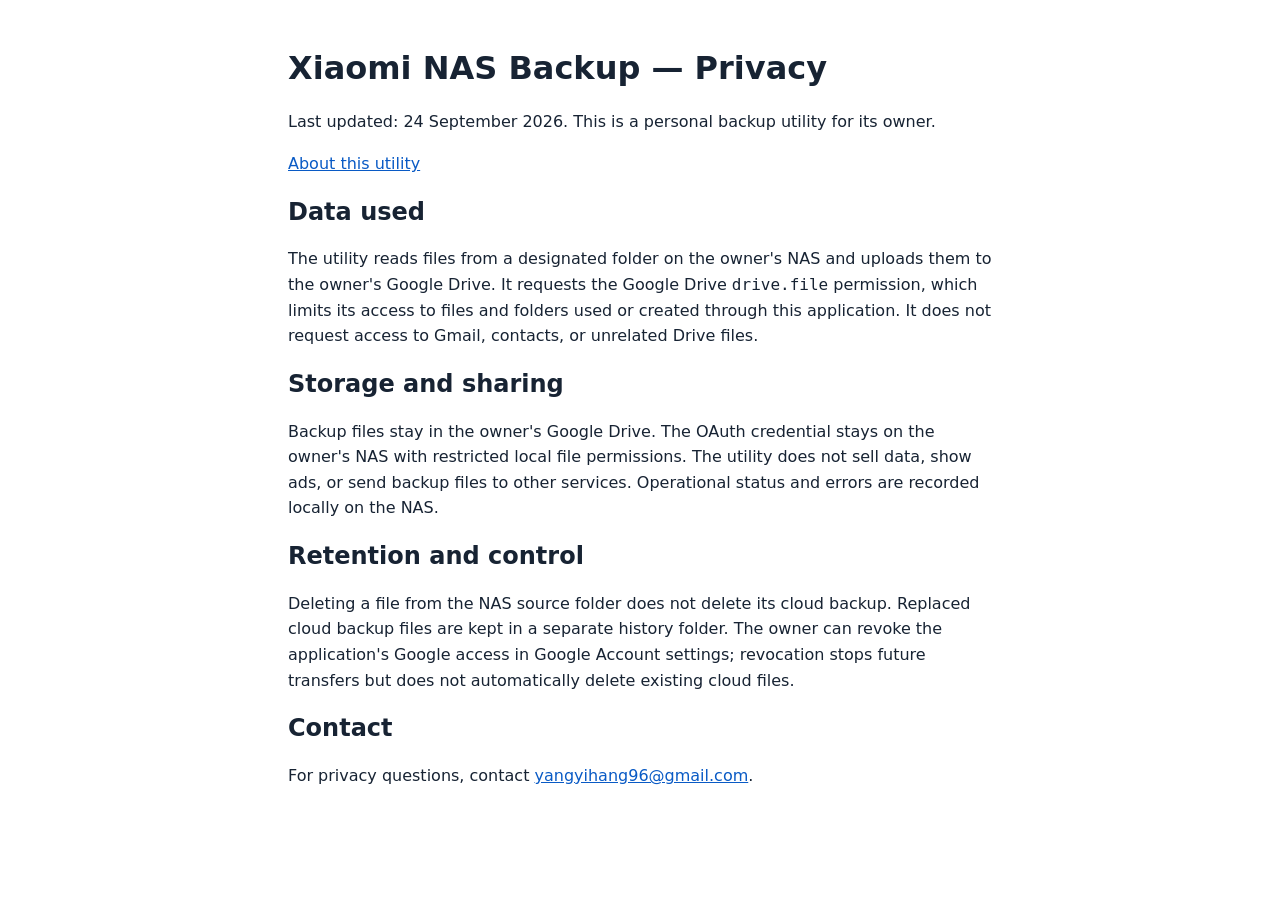
<file: nas-backup-privacy.html>
<!doctype html>
<html lang="en">
<head>
  <meta charset="utf-8">
  <meta name="viewport" content="width=device-width, initial-scale=1">
  <meta name="referrer" content="no-referrer">
  <title>Xiaomi NAS Backup — Privacy</title>
  <style>
    body { max-width: 44rem; margin: 3rem auto; padding: 0 1.2rem; font: 1rem/1.6 system-ui, sans-serif; color: #172333; }
    h1, h2 { line-height: 1.25; }
    a { color: #095ac5; }
  </style>
</head>
<body>
  <main>
    <h1>Xiaomi NAS Backup — Privacy</h1>
    <p>Last updated: 24 September 2026. This is a personal backup utility for its owner.</p>
    <p><a href="nas-backup.html">About this utility</a></p>
    <h2>Data used</h2>
    <p>The utility reads files from a designated folder on the owner's NAS and uploads them to the owner's Google Drive. It requests the Google Drive <code>drive.file</code> permission, which limits its access to files and folders used or created through this application. It does not request access to Gmail, contacts, or unrelated Drive files.</p>
    <h2>Storage and sharing</h2>
    <p>Backup files stay in the owner's Google Drive. The OAuth credential stays on the owner's NAS with restricted local file permissions. The utility does not sell data, show ads, or send backup files to other services. Operational status and errors are recorded locally on the NAS.</p>
    <h2>Retention and control</h2>
    <p>Deleting a file from the NAS source folder does not delete its cloud backup. Replaced cloud backup files are kept in a separate history folder. The owner can revoke the application's Google access in Google Account settings; revocation stops future transfers but does not automatically delete existing cloud files.</p>
    <h2>Contact</h2>
    <p>For privacy questions, contact <a href="mailto:yangyihang96@gmail.com">yangyihang96@gmail.com</a>.</p>
  </main>
</body>
</html>
</file>
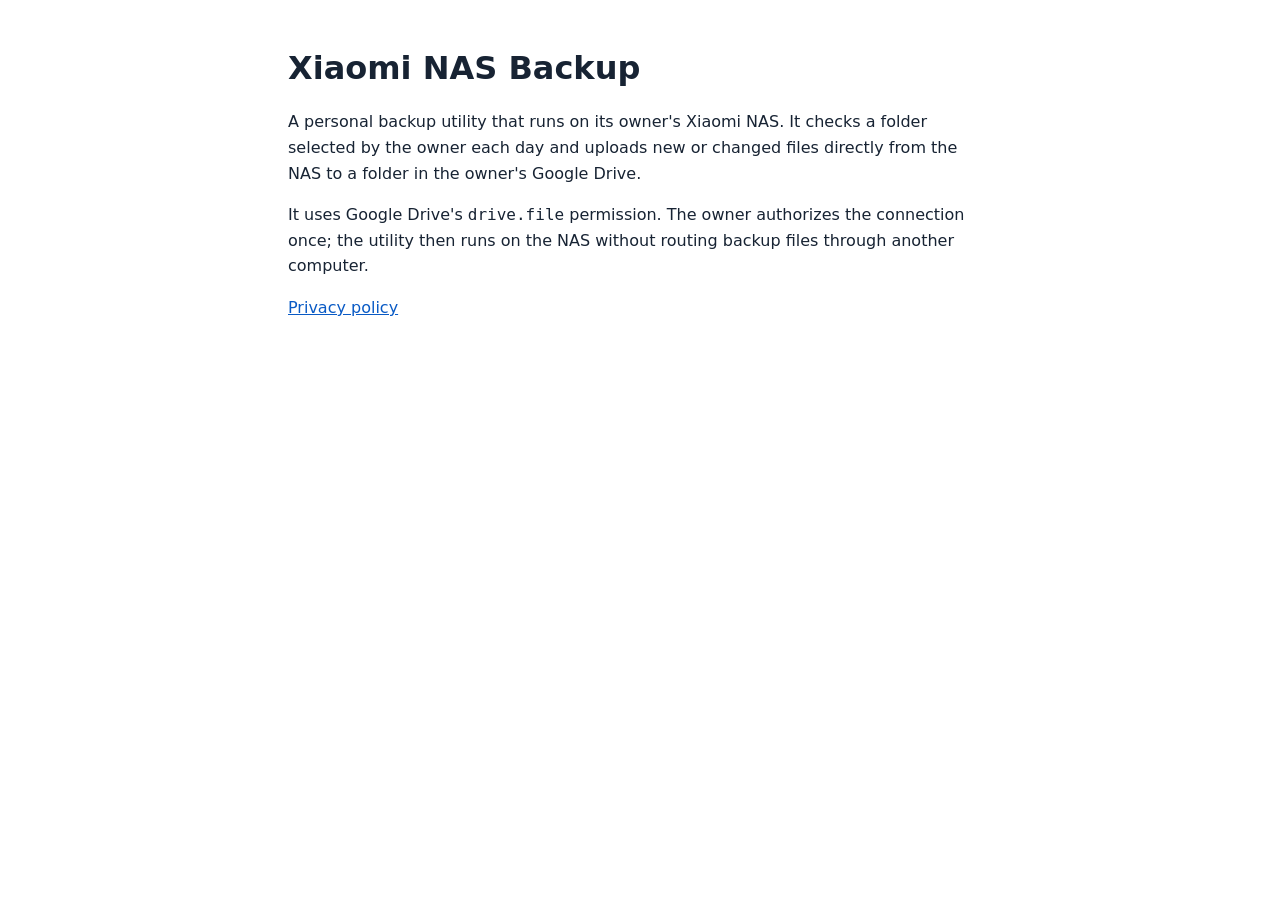
<file: nas-backup.html>
<!doctype html>
<html lang="en">
<head>
  <meta charset="utf-8">
  <meta name="viewport" content="width=device-width, initial-scale=1">
  <meta name="referrer" content="no-referrer">
  <title>Xiaomi NAS Backup</title>
  <style>
    body { max-width: 44rem; margin: 3rem auto; padding: 0 1.2rem; font: 1rem/1.6 system-ui, sans-serif; color: #172333; }
    h1, h2 { line-height: 1.25; }
    a { color: #095ac5; }
  </style>
</head>
<body>
  <main>
    <h1>Xiaomi NAS Backup</h1>
    <p>A personal backup utility that runs on its owner's Xiaomi NAS. It checks a folder selected by the owner each day and uploads new or changed files directly from the NAS to a folder in the owner's Google Drive.</p>
    <p>It uses Google Drive's <code>drive.file</code> permission. The owner authorizes the connection once; the utility then runs on the NAS without routing backup files through another computer.</p>
    <p><a href="nas-backup-privacy.html">Privacy policy</a></p>
  </main>
</body>
</html>
</file>
<file: styles.css>
/* 1. Design tokens and system theme. */
:root {
  color-scheme: light;
  --page: #f4f6f8; --surface: #fff; --ink: #15283f; --muted: #536986;
  --accent: #275dde; --accent-2: #0ea5c9; --line: #c8d3e2; --soft: #eaf0fa;
  --action-fill: linear-gradient(135deg, #265ed4, #2168b5);
  --console: #0b1626; --console-2: #122240; --console-ink: #f0f5fc; --console-muted: #b7c6da; --console-line: #2b4062; --console-accent: #8fc4ff; --console-glow: rgb(55 140 255 / 55%);
  --grid: rgb(21 40 63 / 7%); --grid-dark: rgb(143 196 255 / 9%);
  --shadow: 0 1px 2px rgb(21 40 63 / 6%), 0 12px 32px -16px rgb(21 40 63 / 25%);
  --content: 1200px; --gutter: clamp(20px, 4vw, 64px);
  --sans: system-ui, -apple-system, BlinkMacSystemFont, "Segoe UI", "PingFang SC", "Microsoft YaHei", sans-serif;
  --mono: ui-monospace, "SFMono-Regular", "SF Mono", Menlo, Consolas, monospace;
  --text-body: 1rem; --text-small: .875rem; --text-caption: .8125rem;
  --copy-leading: 1.7; --heading-leading: 1.22; --heading-tracking: -.025em;
  --control-radius: 10px; --card-radius: 16px;
}
:root:lang(zh) {
  --copy-leading: 1.8; --heading-leading: 1.4; --heading-tracking: 0;
}
:root[data-theme="dark"] {
  color-scheme: dark;
  --page: #0d1828; --surface: #112138; --ink: #f0f5fc; --muted: #bccadc;
  --accent: #91b7ff; --accent-2: #5fd3ec; --line: #2f4866; --soft: #192d48;
  --grid: var(--grid-dark);
  --shadow: 0 1px 2px rgb(0 0 0 / 30%), 0 16px 40px -20px rgb(0 0 0 / 60%);
}
@media (prefers-color-scheme: dark) {
  :root:not([data-theme="light"]) {
    color-scheme: dark;
    --page: #0d1828; --surface: #112138; --ink: #f0f5fc; --muted: #bccadc;
    --accent: #91b7ff; --accent-2: #5fd3ec; --line: #2f4866; --soft: #192d48;
    --grid: var(--grid-dark);
    --shadow: 0 1px 2px rgb(0 0 0 / 30%), 0 16px 40px -20px rgb(0 0 0 / 60%);
  }
}

/* 2. Base elements, focus and page layout. */
* { box-sizing: border-box; }
html { scroll-behavior: smooth; scroll-padding-top: 100px; }
body { margin: 0; background: var(--page); color: var(--ink); font: var(--text-body)/var(--copy-leading) var(--sans); overflow-wrap: anywhere; -webkit-font-smoothing: antialiased; }
button, input { font: inherit; }
button { color: inherit; cursor: pointer; }
a { color: inherit; text-decoration: none; text-underline-offset: .22em; text-decoration-thickness: 1px; }
a:hover { text-decoration: underline; }
button, a { -webkit-tap-highlight-color: transparent; }
a:focus-visible, button:focus-visible, summary:focus-visible, [tabindex]:focus-visible { outline: 3px solid var(--accent); outline-offset: 4px; }
::selection { background: var(--accent); color: var(--page); }
[hidden] { display: none !important; }
img { display: block; max-width: 100%; height: auto; }
picture { display: block; }
figure, p, dl, h1, h2, h3 { margin: 0; }
dd { margin: 0; }
h1, h2, h3 { font-weight: 600; line-height: var(--heading-leading); letter-spacing: var(--heading-tracking); text-wrap: balance; }
h2 { font-size: clamp(1.875rem, 3.1vw, 2.5rem); }
h3 { font-size: 1.5rem; }
.icon { flex: none; width: 20px; height: 20px; }
.content { width: min(var(--content), calc(100% - var(--gutter) * 2)); margin-inline: auto; }
.section-pad { padding-block: 72px; }
section[id] { scroll-margin-top: 0; }
/* Technical labels: monospace, small caps, with a short accent rule. */
.section-label { display: flex; align-items: center; gap: 12px; margin-bottom: 18px; color: var(--accent); font: 600 var(--text-caption)/1.5 var(--mono); letter-spacing: .12em; text-transform: uppercase; }
.section-label:lang(zh) { letter-spacing: .08em; }
.section-label::before { content: ""; width: 10px; height: 10px; flex: none; border: 1.5px solid currentColor; border-radius: 2px; background: linear-gradient(135deg, currentColor 50%, transparent 50%); }
.section-intro { color: var(--muted); font-size: 17px; max-width: 65ch; }
.chapter-heading { display: grid; grid-template-columns: 1fr 1fr; gap: 14px 48px; align-items: end; margin-bottom: 36px; }
.chapter-heading > .section-label { grid-column: 1/-1; margin: 0; }
.chapter-heading > h2 { grid-column: 1; }
.chapter-heading > .section-intro { grid-column: 2; }
.accent { color: var(--accent); }
.visually-hidden { position: absolute !important; width: 1px !important; height: 1px !important; padding: 0 !important; margin: -1px !important; overflow: hidden !important; clip: rect(0,0,0,0); white-space: nowrap !important; border: 0 !important; }
.skip-link { position: fixed; top: -100px; left: 20px; z-index: 100; background: var(--surface); padding: 12px 18px; border: 1px solid var(--line); border-radius: var(--control-radius); }
.skip-link:focus { top: 12px; }

/* 3. Header, navigation and reusable controls. */
.site-header { position: sticky; top: 0; z-index: 20; background: color-mix(in srgb, var(--page) 86%, transparent); -webkit-backdrop-filter: blur(14px); backdrop-filter: blur(14px); border-bottom: 1px solid var(--line); }
.header-inner { width: min(var(--content), calc(100% - var(--gutter) * 2)); margin-inline: auto; display: flex; align-items: center; gap: 24px; min-height: 76px; }
.brand { display: inline-flex; align-items: center; gap: 12px; min-height: 44px; font-size: 1rem; font-weight: 600; letter-spacing: -.02em; white-space: nowrap; }
.brand-mark { display: inline-grid; place-items: center; width: 40px; height: 40px; border-radius: 10px; background: var(--action-fill); color: #fff; font: 700 15px/1 var(--mono); letter-spacing: -.02em; box-shadow: 0 6px 18px -8px var(--console-glow); }
.header-actions { margin-left: auto; }
.site-nav { display: flex; align-items: center; gap: 6px; font-size: var(--text-small); font-weight: 500; }
.site-nav a { display: inline-flex; align-items: center; justify-content: center; min-height: 44px; min-width: 44px; padding-inline: 12px; border-radius: 8px; transition: background .18s, color .18s; }
.site-nav a:hover { background: var(--soft); text-decoration: none; }
.site-nav a.is-active { color: var(--accent); background: var(--soft); }
.language-switch { display: flex; align-items: center; border-left: 1px solid var(--line); padding-left: 16px; }
.language-switch button { min-width: 44px; min-height: 44px; border: 0; background: none; padding: 8px; font: 600 13px/1 var(--mono); color: var(--muted); }
.language-switch button.is-active { color: var(--accent); }
.language-switch > span { font-size: 12px; color: var(--muted); }
.menu-toggle { display: none; width: 44px; height: 44px; border: 0; background: transparent; padding: 10px; }
.menu-toggle span { display: block; height: 2px; margin-block: 5px; background: currentColor; transition: transform .18s, opacity .18s; }
.button > span { min-width: 0; }
.button { display: inline-flex; justify-content: center; align-items: center; gap: 10px; min-height: 52px; padding: 13px 22px; border: 1px solid var(--line); border-radius: var(--control-radius); font-size: .9375rem; font-weight: 600; line-height: 1.4; transition: transform .18s, box-shadow .18s, border-color .18s, background .18s; }
.button:hover { text-decoration: none; border-color: var(--accent); transform: translateY(-1px); }
.button.primary { background: var(--action-fill); border-color: transparent; color: #fff; box-shadow: 0 10px 24px -12px var(--console-glow); }
.button.primary:hover { box-shadow: 0 14px 30px -12px var(--console-glow); }
.button.secondary { color: var(--ink); background: transparent; }
.button.secondary:hover { background: var(--soft); }

/* 4. Identity console: a dark technical stage in both themes. */
.hero { position: relative; isolation: isolate; color: var(--console-ink); --ink: var(--console-ink); --muted: var(--console-muted); --line: var(--console-line); --accent: var(--console-accent); --soft: rgb(143 196 255 / 10%); background: radial-gradient(900px 520px at 78% 18%, rgb(47 118 240 / 38%), transparent 65%), radial-gradient(640px 420px at 8% 100%, rgb(14 165 201 / 22%), transparent 60%), linear-gradient(160deg, var(--console-2), var(--console) 55%); overflow: hidden; }
.hero::before { content: ""; position: absolute; inset: 0; z-index: -1; background: linear-gradient(var(--grid-dark) 1px, transparent 1px), linear-gradient(90deg, var(--grid-dark) 1px, transparent 1px); background-size: 48px 48px; mask-image: linear-gradient(180deg, rgb(0 0 0 / 70%), transparent 92%); -webkit-mask-image: linear-gradient(180deg, rgb(0 0 0 / 70%), transparent 92%); }
.hero-trace { position: absolute; left: 0; right: 0; bottom: 92px; z-index: -1; width: 100%; height: 120px; color: var(--console-accent); opacity: .55; pointer-events: none; }
.hero-trace path { fill: none; stroke: currentColor; stroke-width: 1.5; stroke-linejoin: round; stroke-linecap: round; vector-effect: non-scaling-stroke; }
.hero-trace .trace-glow { stroke-width: 6; opacity: .22; filter: blur(4px); }
.hero-stage { width: min(var(--content), calc(100% - var(--gutter) * 2)); margin-inline: auto; display: grid; grid-template-columns: minmax(0,1fr) 340px; gap: 72px; align-items: center; padding-block: 64px 48px; }
.hero-content { width: auto; margin: 0; padding: 0; min-width: 0; order: 0; }
.hero-eyebrow { display: inline-flex; align-items: center; gap: 10px; margin-bottom: 22px; padding: 6px 12px 6px 10px; border: 1px solid var(--console-line); border-radius: 999px; background: rgb(255 255 255 / 4%); color: var(--console-muted); font: 500 12px/1.4 var(--mono); letter-spacing: .08em; text-transform: uppercase; }
.hero-eyebrow:lang(zh) { letter-spacing: .04em; }
.hero-eyebrow::before { content: ""; width: 8px; height: 8px; border-radius: 50%; background: var(--accent-2); box-shadow: 0 0 0 3px rgb(14 165 201 / 25%); }
.hero-name { display: block; font-size: clamp(2.5rem, 4.6vw, 3.875rem); line-height: 1.06; letter-spacing: -.045em; margin-bottom: 14px; color: #fff; }
.hero-role { display: block; font-size: clamp(1.375rem, 2.3vw, 1.75rem); line-height: var(--heading-leading); font-weight: 500; max-width: 28ch; background: linear-gradient(90deg, var(--console-accent), #7fe3f6); -webkit-background-clip: text; background-clip: text; color: var(--console-accent); -webkit-text-fill-color: transparent; width: fit-content; }
.hero-location { font: 600 13px/1.5 var(--mono); letter-spacing: .04em; margin-top: 20px; color: var(--console-muted); }
.hero-subtitle { font-size: 1.0625rem; color: var(--console-muted); max-width: 56ch; margin-block: 12px 28px; }
.hero-actions { display: flex; flex-wrap: wrap; gap: 12px; }
.hero .button.secondary { color: #fff; border-color: var(--console-line); background: rgb(255 255 255 / 4%); }
.hero .button.secondary:hover { background: rgb(255 255 255 / 9%); border-color: var(--console-accent); }
.resume-format { font: 500 var(--text-caption)/1.5 var(--mono); color: var(--console-muted); margin-top: 12px; }
/* Portrait frame: viewfinder brackets and a soft glow, no decoration over the face. */
.hero-art { position: relative; width: 100%; max-width: 340px; justify-self: end; padding: 14px; }
.hero-art::before, .hero-art::after, .hero-visual::before, .hero-visual::after { content: ""; position: absolute; width: 22px; height: 22px; border: 2px solid var(--console-accent); pointer-events: none; }
.hero-art::before { top: 0; left: 0; border-width: 2px 0 0 2px; }
.hero-art::after { top: 0; right: 0; border-width: 2px 2px 0 0; }
.hero-visual { position: relative; aspect-ratio: 4/5; overflow: visible; border-radius: 12px; background: #0f1d33; }
.hero-visual::before { bottom: -14px; left: -14px; border-width: 0 0 2px 2px; }
.hero-visual::after { bottom: -14px; right: -14px; border-width: 0 2px 2px 0; }
.hero-visual img { width: 100%; height: 100%; object-fit: cover; object-position: center top; border-radius: 12px; border: 1px solid rgb(143 196 255 / 35%); box-shadow: 0 30px 60px -30px rgb(0 0 0 / 80%), 0 0 0 1px rgb(0 0 0 / 40%), 0 0 60px -10px var(--console-glow); }
.hero-art figcaption { display: flex; align-items: center; gap: 10px; font: 500 var(--text-caption)/1.5 var(--mono); color: var(--console-muted); margin-top: 24px; padding-left: 2px; }
.hero-art figcaption::before { content: ""; width: 18px; height: 1px; background: var(--console-accent); flex: none; }
/* Readouts: four facts rendered like instrument tiles. */
.hero-meta { position: relative; z-index: 1; display: grid; grid-template-columns: repeat(4,minmax(0,1fr)); gap: 12px; padding-block: 0 40px; }
.hero-meta > div { padding: 16px 18px; border: 1px solid var(--console-line); border-radius: 12px; background: rgb(255 255 255 / 4%); -webkit-backdrop-filter: blur(6px); backdrop-filter: blur(6px); }
.hero-meta dt { font: 500 11px/1.5 var(--mono); letter-spacing: .1em; text-transform: uppercase; color: var(--console-muted); }
.hero-meta dt:lang(zh) { letter-spacing: .06em; }
.hero-meta dd { font-size: 15px; font-weight: 600; margin-top: 6px; color: #fff; }
.experience-section { background: var(--surface); }
.career-layout { display: grid; gap: 20px; }
.current-role, .earlier-role { display: grid; grid-template-columns: minmax(0,.8fr) minmax(0,1.2fr); gap: 48px; padding: 32px; }
.current-role, .earlier-role { position: relative; background: var(--page); border: 1px solid var(--line); border-radius: var(--card-radius); box-shadow: var(--shadow); }
.current-role::before { content: ""; position: absolute; inset: 0 auto auto 0; width: 100%; height: 2px; border-radius: var(--card-radius) var(--card-radius) 0 0; background: linear-gradient(90deg, var(--accent), var(--accent-2) 60%, transparent); }
.role-heading { display: flex; flex-direction: column; align-items: flex-start; gap: 8px; }
.role-heading h3 { max-width: 25ch; }
.company-name, .experience-date { color: var(--muted); }
.company-name { font-size: 15px; font-weight: 500; }
.experience-date { display: inline-flex; align-items: center; gap: 8px; padding: 4px 10px; border: 1px solid var(--line); border-radius: 999px; font: 500 12px/1.5 var(--mono); font-variant-numeric: tabular-nums; }
.experience-date::before { content: ""; width: 6px; height: 6px; border-radius: 50%; background: var(--accent-2); }
.career-bullets { margin: 0; padding-left: 20px; }
.career-bullets li { padding-left: 6px; margin-bottom: 10px; }
.career-bullets li:last-child { margin-bottom: 0; }
.career-bullets li::marker { color: var(--accent); }
.earlier-role { box-shadow: none; }
.earlier-role .section-label { margin: 0 0 4px; }
.earlier-role h3 { font-size: 20px; }
.earlier-summary { color: var(--muted); max-width: 58ch; }
.field-projects { display: grid; gap: 20px; }
.field-project { position: relative; display: grid; grid-template-columns: minmax(0,.8fr) minmax(0,1.2fr); gap: 48px; padding: 32px; background: var(--surface); border: 1px solid var(--line); border-radius: var(--card-radius); box-shadow: var(--shadow); transition: border-color .18s, transform .18s; }
.field-project:hover { border-color: var(--accent); }
.project-index { display: inline-grid; place-items: center; min-width: 42px; height: 28px; padding-inline: 10px; border-radius: 8px; background: var(--soft); color: var(--accent); font: 600 var(--text-caption)/1 var(--mono); font-variant-numeric: tabular-nums; margin-bottom: 18px; }
.project-context { font: 500 13px/1.5 var(--mono); color: var(--muted); margin-bottom: 10px; }
.project-heading h3 { max-width: 25ch; }
.case-facts dt, .case-body dt { font-size: var(--text-small); font-weight: 600; margin-bottom: 5px; }
.case-facts dd, .case-body dd { color: var(--muted); font-size: var(--text-body); max-width: 65ch; }
/* Each service record reads as a trace: context, responsibility and verification lead to the recorded outcome. */
.case-facts { --trace-indent: 26px; --row-gap: 16px; --node: 9px; --node-top: calc((var(--copy-leading) * var(--text-small) - var(--node)) / 2); --outcome-pad: 14px; padding-left: var(--trace-indent); }
.case-facts > div { position: relative; }
.case-facts > div + div { margin-top: var(--row-gap); }
.case-facts > div::before { content: ""; position: absolute; left: calc(var(--trace-indent) * -1); top: var(--node-top); box-sizing: border-box; width: var(--node); height: var(--node); border: 1.5px solid var(--accent); border-radius: 50%; background: var(--surface); }
.case-facts > div:not(:last-child)::after { content: ""; position: absolute; left: calc(var(--trace-indent) * -1 + var(--node) / 2 - .5px); top: calc(var(--node-top) + var(--node)); bottom: calc((var(--row-gap) + var(--node-top)) * -1); width: 1px; background: linear-gradient(var(--accent), var(--line)); }
.case-facts > div:nth-last-child(2)::after { bottom: calc((var(--row-gap) + var(--outcome-pad) + var(--node-top)) * -1); }
.case-facts > div:last-child { padding: var(--outcome-pad) 16px; border-radius: var(--control-radius); background: var(--soft); border: 1px solid color-mix(in srgb, var(--accent) 30%, transparent); }
.case-facts > div:last-child::before { top: calc(var(--outcome-pad) + var(--node-top)); background: var(--accent); box-shadow: 0 0 0 4px color-mix(in srgb, var(--accent) 22%, transparent); print-color-adjust: exact; -webkit-print-color-adjust: exact; }
.case-facts > div:last-child dd { color: var(--ink); }
.project-evidence details { margin-top: 20px; border-top: 1px solid var(--line); }
summary { display: flex; align-items: center; gap: 16px; cursor: pointer; list-style: none; min-height: 48px; padding-block: 12px; font-size: var(--text-small); font-weight: 500; }
summary::-webkit-details-marker { display: none; }
summary > .icon { margin-left: auto; color: var(--accent); transition: transform .18s; }
details[open] > summary > .icon { transform: rotate(180deg); }
summary:hover { color: var(--accent); }
.case-body { padding-top: 8px; }

/* 5. Equipment console: dark panel, glass tabs; text leads, illustrations support. */
.equipment-section { position: relative; isolation: isolate; background: linear-gradient(180deg, var(--console-2), var(--console)); color: var(--console-ink); --ink: var(--console-ink); --muted: var(--console-muted); --accent: var(--console-accent); --line: var(--console-line); --soft: rgb(143 196 255 / 10%); --surface: #122240; }
.equipment-section::before { content: ""; position: absolute; inset: 0; z-index: -1; background: linear-gradient(var(--grid-dark) 1px, transparent 1px), linear-gradient(90deg, var(--grid-dark) 1px, transparent 1px); background-size: 48px 48px; mask-image: radial-gradient(70% 60% at 50% 0%, rgb(0 0 0 / 60%), transparent); -webkit-mask-image: radial-gradient(70% 60% at 50% 0%, rgb(0 0 0 / 60%), transparent); }
.equipment-heading { margin-bottom: 20px; }
.equipment-heading .section-intro { margin-top: 16px; }
.illustration-note, .platform-hint { color: var(--muted); font-size: 13px; }
.illustration-note { margin-bottom: 22px; }
.platform-tabs { display: flex; flex-wrap: wrap; gap: 10px; }
.platform-tabs button { display: inline-flex; align-items: center; text-align: left; gap: 8px; min-height: 64px; padding: 12px 14px; border: 1px solid var(--line); border-radius: 12px; background: rgb(255 255 255 / 3%); color: var(--ink); flex: 1 1 140px; line-height: 1.45; transition: background .18s, border-color .18s, box-shadow .18s; }
.platform-tabs button strong { display: block; font-size: var(--text-small); font-weight: 600; }
.platform-tabs button small { display: block; font: 500 var(--text-caption)/1.4 var(--mono); margin-top: 4px; color: var(--muted); }
.platform-tabs button[aria-selected="true"] { --scope-color: #fff; }
/* Scope marks: one shape per scope, shared by the legend, the category tabs and the panel rows. */
.scope-legend { display: flex; flex-wrap: wrap; gap: 6px 22px; margin-bottom: 14px; color: var(--muted); font: 500 var(--text-caption)/1.5 var(--mono); }
.scope-key { display: inline-flex; align-items: center; gap: 8px; }
.scope-signal { display: grid; gap: 5px; margin-left: auto; padding-left: 4px; }
.scope-key::before, .scope-mark, .platform-details dt:is([data-i18n="serviceContext"], [data-i18n="supportLabel"], [data-i18n="trainingLabel"])::before { content: ""; display: inline-block; flex: none; box-sizing: border-box; width: 9px; height: 9px; border: 1.5px solid var(--scope-color, var(--accent)); border-radius: 1px; print-color-adjust: exact; -webkit-print-color-adjust: exact; }
.scope-key[data-scope="service"]::before, .scope-mark[data-scope="service"], .platform-details dt[data-i18n="serviceContext"]::before { border-radius: 50%; background: var(--scope-color, var(--accent)); }
.scope-key[data-scope="support"]::before, .scope-mark[data-scope="support"], .platform-details dt[data-i18n="supportLabel"]::before { background: var(--scope-color, var(--accent)); transform: rotate(45deg) scale(.82); }
.scope-mark.is-absent { visibility: hidden; }
.platform-details dt:is([data-i18n="serviceContext"], [data-i18n="supportLabel"], [data-i18n="trainingLabel"]) { padding-left: 17px; text-indent: -17px; }
.platform-details dt:is([data-i18n="serviceContext"], [data-i18n="supportLabel"], [data-i18n="trainingLabel"])::before { margin-right: 8px; text-indent: 0; }
.platform-tabs button:hover { background: var(--soft); border-color: var(--accent); }
.platform-tabs button[aria-selected="true"] { background: var(--action-fill); border-color: var(--console-accent); color: #fff; box-shadow: 0 12px 28px -14px var(--console-glow); }
.platform-tabs button[aria-selected="true"] small { color: #e3efff; }
.platform-hint { margin-block: 16px 24px; }
.platform-panels { padding: 28px; border: 1px solid var(--line); border-radius: var(--card-radius); background: rgb(255 255 255 / 3%); }
.platform-panel { display: grid; grid-template-columns: minmax(0,1fr) 280px; align-items: start; gap: 48px; }
.platform-panel + .platform-panel { border-top: 1px solid var(--line); margin-top: 30px; padding-top: 30px; }
.is-enhanced .platform-panel { border: 0; margin: 0; padding: 0; }
.platform-copy h3 { font-size: 22px; }
.platform-category { font: 500 14px/1.5 var(--mono); color: var(--muted); margin-top: 5px; }
.platform-details { margin-top: 18px; }
.platform-details > div { display: grid; grid-template-columns: 160px minmax(0,1fr); gap: 20px; padding-block: 12px; border-top: 1px solid var(--line); }
.platform-details > div:first-child { border-top: 0; padding-top: 0; }
.platform-details dt { font-size: var(--text-small); font-weight: 600; }
.platform-details dd { font-size: var(--text-body); color: var(--muted); }
.platform-details dd span { display: block; }
.platform-art { width: 100%; max-width: 280px; }
.platform-art picture, .platform-art > img, .platform-art noscript img { border-radius: 10px; background: #eef0f2; overflow: hidden; border: 1px solid var(--line); }
.platform-art img { width: 100%; aspect-ratio: 3/2; object-fit: contain; }
.platform-art figcaption { font-size: var(--text-caption); line-height: 1.6; padding-top: 10px; display: flex; flex-wrap: wrap; align-items: center; gap: 6px 14px; color: var(--muted); }
.platform-art figcaption > span { flex-basis: 100%; }
.reference-link { display: inline-flex; align-items: center; min-height: 44px; text-decoration: underline; }
.art-zoom { display: inline-flex; align-items: center; gap: 6px; min-height: 44px; padding: 8px 10px; border: 1px solid var(--line); border-radius: var(--control-radius); color: var(--ink); background: transparent; font-size: var(--text-small); line-height: 1.5; }
.art-zoom:hover { background: var(--soft); }
.internal-training { display: grid; grid-template-columns: 1fr 2fr; gap: 32px; border-top: 1px solid var(--line); padding-top: 22px; margin-top: 28px; }
.internal-training h3 { font-size: 16px; }
.internal-training p { font-size: 15px; color: var(--muted); }
.image-error { font-size: 14px; padding: 14px; border: 1px solid var(--line); border-radius: 4px; }
.image-viewer { width: min(1200px, calc(100vw - 32px)); max-height: calc(100dvh - 32px); overflow: auto; padding: 20px; border: 1px solid var(--line); border-radius: var(--card-radius); background: var(--surface); color: var(--ink); }
.image-viewer::backdrop { background: rgb(5 13 24 / 80%); }
.image-viewer-open { overflow: hidden; }
.viewer-header { display: flex; justify-content: space-between; align-items: center; gap: 20px; margin-bottom: 16px; }
.viewer-header h2 { font-size: 18px; }
.viewer-close { min-height: 44px; padding: 8px 14px; border: 1px solid var(--line); border-radius: var(--control-radius); background: transparent; }
.image-viewer img { width: 100%; height: auto; max-height: calc(100dvh - 175px); min-height: 40px; object-fit: contain; }
.image-viewer p { font-size: 14px; color: var(--muted); margin-top: 12px; }

/* 6. Education, supplementary tools and contact. */
.study-section { background: var(--surface); }
.study-heading { display: grid; grid-template-columns: 1fr 1fr; gap: 48px; }
.study-list { display: grid; grid-template-columns: 1fr 1fr; gap: 20px; margin-top: 32px; }
.study-list article { position: relative; padding: 28px; background: var(--page); border: 1px solid var(--line); border-radius: var(--card-radius); box-shadow: var(--shadow); }
.study-list article::before { content: ""; position: absolute; inset: 0 auto auto 0; width: 100%; height: 2px; border-radius: var(--card-radius) var(--card-radius) 0 0; background: linear-gradient(90deg, var(--accent), var(--accent-2) 60%, transparent); }
.study-list h3 { font-size: 22px; }
.study-list p { margin-top: 8px; color: var(--muted); font-size: 15px; }
.study-list .school-name { color: var(--ink); font-weight: 500; }
.study-logo { margin-top: 28px; width: 140px; }
.ai-section { padding-block: 48px; }
.ai-layout { display: grid; grid-template-columns: 1fr 1fr; gap: 48px; }
.ai-content h2 { font-size: 28px; }
.ai-content .section-intro { margin-top: 16px; font-size: 15px; }
.digital-tools { color: var(--muted); font-size: 15px; margin-top: 12px; }
.project-note { padding: 8px 24px 20px; background: var(--surface); border: 1px solid var(--line); border-radius: var(--card-radius); box-shadow: var(--shadow); }
.note-heading { min-width: 0; }
.note-heading strong { display: block; font-size: 18px; }
.note-heading > span { display: block; font-size: 14px; color: var(--muted); margin-top: 6px; font-weight: 400; }
.project-body { font-size: 14px; margin-top: 10px; border-top: 1px solid var(--line); padding-top: 14px; }
.project-body dl > div { display: grid; grid-template-columns: 65px minmax(0,1fr); gap: 12px; margin-bottom: 12px; }
.project-body dt { font: 600 var(--text-caption)/1.6 var(--mono); color: var(--accent); }
.project-body dd { color: var(--muted); }
.project-source { display: inline-flex; align-items: center; min-height: 44px; text-decoration: underline; }
.contact-section { position: relative; isolation: isolate; background: radial-gradient(700px 400px at 90% 10%, rgb(95 211 236 / 12%), transparent 60%), linear-gradient(135deg, #1f4fc9, #2052b8 50%, #165680); color: #fff; --ink: #fff; --accent: #fff; --muted: #eef3ff; --line: #a9c1ff; --soft: rgb(255 255 255 / 12%); }
.contact-section::before { content: ""; position: absolute; inset: 0; z-index: -1; background: linear-gradient(rgb(255 255 255 / 8%) 1px, transparent 1px), linear-gradient(90deg, rgb(255 255 255 / 8%) 1px, transparent 1px); background-size: 48px 48px; mask-image: linear-gradient(90deg, transparent, rgb(0 0 0 / 60%)); -webkit-mask-image: linear-gradient(90deg, transparent, rgb(0 0 0 / 60%)); }
.contact-layout { display: grid; grid-template-columns: 1fr 1fr; gap: 48px; align-items: start; }
.contact-section .section-intro { margin-top: 18px; }
.contact-action-buttons { display: flex; flex-wrap: wrap; gap: 12px; }
.contact-section .button.primary { color: #1745a9; background: #fff; border-color: #fff; box-shadow: 0 12px 28px -14px rgb(0 0 0 / 50%); }
.contact-section .button.secondary { border-color: rgb(255 255 255 / 55%); }
.contact-section .button.secondary:hover { background: rgb(255 255 255 / 14%); border-color: #fff; }
.contact-email { display: block; width: fit-content; max-width: 100%; min-height: 44px; margin-top: 20px; font: 500 clamp(18px, 2vw, 24px)/1.5 var(--mono); overflow-wrap: anywhere; }
.contact-secondary { display: flex; flex-wrap: wrap; gap: 8px 22px; margin-top: 12px; font-size: 14px; }
.contact-secondary a, .contact-secondary button { display: inline-flex; gap: 8px; align-items: center; min-height: 44px; }
.contact-secondary button { background: none; border: 0; padding: 0; }
.contact-secondary .icon { width: 18px; height: 18px; }
[data-copy-email].is-copied, [data-copy-email].is-copy-failed { text-decoration: underline; }
.site-footer { background: var(--console); color: #d2dceb; padding-block: 18px; font: 500 var(--text-caption)/1.6 var(--mono); border-top: 1px solid var(--console-line); }
.footer-inner { display: flex; flex-wrap: wrap; align-items: center; gap: 14px 26px; }
.footer-inner .image-note { margin-left: auto; }
.footer-inner a { display: inline-flex; align-items: center; gap: 8px; min-height: 44px; }

/* 7. Responsive layout: one rule group per breakpoint. */
@media (max-width: 1120px) {
  .header-inner { gap: 16px; }
  .language-switch { margin-left: auto; border: 0; padding: 0; }
  .menu-toggle { display: block; }
  .header-actions { display: none; position: absolute; top: 100%; left: 0; right: 0; padding: 16px var(--gutter); background: var(--page); border-bottom: 1px solid var(--line); max-height: calc(100dvh - 80px); overflow-y: auto; overscroll-behavior: contain; }
  .is-menu-open .header-actions { display: block; }
  .site-nav { flex-direction: column; align-items: stretch; gap: 2px; }
  .site-nav a { min-height: 48px; justify-content: flex-start; }
  .is-menu-open .menu-toggle span:nth-child(1) { transform: translateY(7px) rotate(45deg); }
  .is-menu-open .menu-toggle span:nth-child(2) { opacity: 0; }
  .is-menu-open .menu-toggle span:nth-child(3) { transform: translateY(-7px) rotate(-45deg); }
  .hero-stage { gap: 40px; grid-template-columns: minmax(0,1fr) 280px; }
}
@media (max-width: 900px) {
  .hero-stage { grid-template-columns: minmax(0,1fr) 220px; gap: 28px; }
  .chapter-heading, .study-heading { grid-template-columns: 1fr; gap: 16px; }
  .chapter-heading > .section-intro { grid-column: 1; }
  .current-role, .earlier-role, .field-project { gap: 28px; padding: 24px; }
  .platform-panel { grid-template-columns: minmax(0,1fr) 220px; gap: 24px; }
  .platform-details > div { grid-template-columns: 1fr; gap: 4px; }
  .contact-layout, .ai-layout { grid-template-columns: 1fr; gap: 28px; }
  .hero-meta { grid-template-columns: 1fr 1fr; }
}
@media (max-width: 700px) {
  html { scroll-padding-top: 90px; }
  .header-inner { min-height: 72px; gap: 8px; }
  .brand { font-size: 14px; gap: 10px; }
  .brand-mark { width: 34px; height: 34px; font-size: 13px; }
  .header-actions { max-height: calc(100dvh - 72px); }
  .section-pad { padding-block: 48px; }
  .section-intro { font-size: 16px; }
  .hero-stage { display: flex; flex-direction: column; align-items: stretch; gap: 24px; padding-block: 36px 28px; }
  .hero-trace { display: none; }
  .hero-eyebrow { margin-bottom: 16px; font-size: 11px; letter-spacing: .05em; padding-inline: 10px; }
  .hero-name { font-size: clamp(2.125rem, 9vw, 2.5rem); margin-bottom: 12px; }
  .hero-role { font-size: clamp(1.25rem, 5.6vw, 1.5rem); max-width: 28ch; }
  .hero-location { margin-top: 14px; }
  .hero-subtitle { font-size: 16px; margin-block: 10px 18px; }
  .hero-actions { display: grid; grid-template-columns: 1fr; gap: 10px; }
  .hero-art { max-width: 176px; align-self: flex-start; padding: 10px; }
  .hero-art::before, .hero-art::after, .hero-visual::before, .hero-visual::after { width: 16px; height: 16px; }
  .hero-visual::before, .hero-visual::after { bottom: -10px; }
  .hero-visual::before { left: -10px; }
  .hero-visual::after { right: -10px; }
  .hero-art figcaption { display: none; }
  .hero-meta { grid-template-columns: 1fr 1fr; gap: 10px; padding-bottom: 32px; }
  .hero-meta > div { padding: 12px 14px; }
  .current-role, .earlier-role, .field-project { grid-template-columns: 1fr; gap: 20px; padding: 20px; }
  .career-bullets { padding-left: 18px; }
  .project-index { margin-bottom: 10px; }
  .platform-tabs { display: grid; grid-template-columns: repeat(2,minmax(0,1fr)); }
  .platform-tabs button { min-width: 0; }
  .platform-panels { padding: 18px; }
  .platform-panel { grid-template-columns: 1fr; gap: 22px; }
  .platform-art { max-width: 200px; }
  .internal-training { grid-template-columns: 1fr; gap: 8px; }
  .study-list { grid-template-columns: 1fr; gap: 16px; }
  .study-list article { padding: 22px; }
  .ai-section { padding-block: 36px; }
  .project-note { padding: 4px 18px 16px; }
  .contact-action-buttons { display: grid; grid-template-columns: 1fr; }
  .image-viewer { padding: 14px; }
  .footer-inner { flex-direction: column; align-items: flex-start; gap: 8px; }
  .footer-inner .image-note { margin-left: 0; }
}
@media (max-width: 360px) {
  .brand-mark { display: none; }
}

@media (max-width: 280px) {
  :root { --gutter: 12px; }
  html { scroll-padding-top: 128px; }
  .header-inner { flex-wrap: wrap; gap: 0; padding-block: 8px; }
  .brand { width: 100%; white-space: normal; }
  .language-switch { margin-left: 0; }
  .menu-toggle { margin-left: auto; flex: none; }
  .header-actions { max-height: calc(100dvh - 112px); }
  .hero-meta, .platform-tabs, .project-body dl > div { grid-template-columns: minmax(0,1fr); }
  .button { padding-inline: 10px; gap: 6px; }
  .section-label { gap: 8px; }
  .viewer-header { flex-wrap: wrap; gap: 8px; }
}

/* 8. Progressive enhancement, motion preferences and print. */
:root:not(.js-ready):not(.js-pending) .language-switch,
:root:not(.js-ready):not(.js-pending) .menu-toggle,
:root:not(.js-ready):not(.js-pending) [data-copy-email] { display: none; }
:root:not(.js-ready):not(.js-pending) .header-inner { flex-wrap: wrap; padding-block: 12px; }
:root:not(.js-ready):not(.js-pending) .header-actions { display: block; position: static; margin-left: 0; max-height: none; width: auto; padding: 0; border: 0; }
:root:not(.js-ready):not(.js-pending) .platform-navigation { display: none; }
:root:not(.js-ready):not(.js-pending) .platform-panel[hidden] { display: grid !important; }
:root:not(.js-ready):not(.js-pending) .site-nav { flex-direction: row; flex-wrap: wrap; gap: 4px 20px; }
@supports (animation-timeline: scroll()) {
  @media (prefers-reduced-motion: no-preference) {
    .site-header::after { content: ""; position: absolute; bottom: -1px; left: 0; height: 2px; width: 100%; background: linear-gradient(90deg, var(--accent), var(--accent-2)); transform-origin: left; animation: reading-progress linear both; animation-timeline: scroll(root); }
    @keyframes reading-progress { from { transform: scaleX(0); } to { transform: scaleX(1); } }
  }
}
@media (prefers-reduced-motion: reduce) {
  html { scroll-behavior: auto; }
  *, *::before, *::after { animation: none !important; transition: none !important; }
}
@media (forced-colors: active) {
  .hero-trace { display: none; }
  .hero-role { background: none; -webkit-text-fill-color: currentColor; }
  .menu-toggle span { background: none; border-top: 2px solid ButtonText; }
  .platform-tabs button[aria-selected="true"] { outline: 2px solid Highlight; outline-offset: -4px; }
  .platform-tabs button:focus-visible { outline: 3px solid Highlight; outline-offset: 4px; }
}
@media print {
  :root, :root[data-theme="dark"] { color-scheme: light; --page: #fff; --surface: #fff; --ink: #15283f; --muted: #43546b; --accent: #1745a9; --line: #aab8c8; --soft: #eef3fa; --shadow: none; }
  body { background: #fff; color: #15283f; font-size: 11pt; }
  .site-header, .skip-link, .hero-art, .hero-trace, .platform-art, .platform-navigation, .study-logo, .button, .contact-secondary, .site-footer, .image-viewer { display: none !important; }
  .content, .hero-stage { width: 100%; }
  .hero, .hero-stage, .field-project, .current-role, .earlier-role, .contact-layout, .ai-layout, .study-list { display: block; }
  .hero { background: #fff; color: #15283f; --ink: #15283f; --muted: #43546b; --accent: #1745a9; --line: #aab8c8; }
  .hero::before, .equipment-section::before, .contact-section::before { display: none; }
  .hero-name, .hero-meta dd { color: #15283f; }
  .hero-role { color: #1745a9; -webkit-text-fill-color: #1745a9; background: none; }
  .hero-eyebrow, .hero-location, .hero-subtitle, .resume-format, .hero-meta dt { color: #43546b; }
  .hero-meta > div, .current-role, .earlier-role, .field-project, .study-list article, .project-note, .platform-panels { border-color: #aab8c8; background: #fff; box-shadow: none; }
  .section-pad, .hero-stage { padding-block: 16px; }
  .role-heading, .project-heading { margin-bottom: 14px; }
  .chapter-heading, .study-heading { display: block; break-inside: avoid; }
  .chapter-heading .section-label { margin-bottom: 10px; }
  .platform-panel, .field-project, .ai-layout, .contact-layout { break-inside: avoid; }
  .platform-panel[hidden], .platform-panel { display: block !important; margin-top: 20px; }
  .equipment-section, .contact-section { background: #fff; color: #15283f; --ink: #15283f; --muted: #43546b; --accent: #1745a9; --line: #aab8c8; }
  .platform-details > div { grid-template-columns: 145px minmax(0,1fr); }
  details, .earlier-role, .study-list article, .role-heading, .project-heading { break-inside: avoid; }
  .section-label, h2, h3, .role-heading, .project-heading, .chapter-heading, .study-heading { break-after: avoid; }
  details::details-content { content-visibility: visible; height: auto; }
  .hero-meta { grid-template-columns: repeat(4,minmax(0,1fr)); }
  .image-viewer-open { overflow: visible; }
}
</file>
